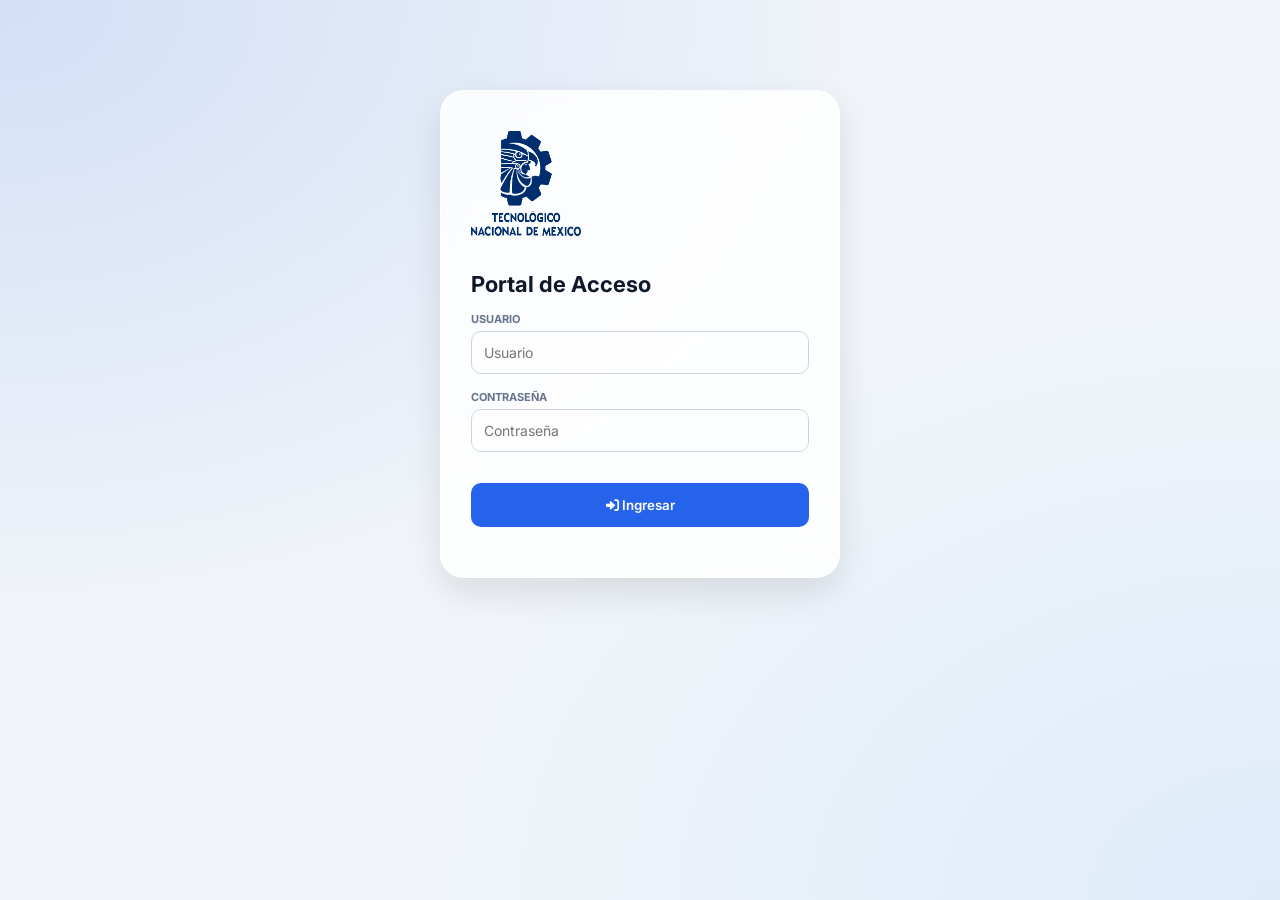
<file: index.html>
<!DOCTYPE html>
<html lang="es">
<head>
    <meta charset="UTF-8">
    <meta name="viewport" content="width=device-width, initial-scale=1.0">
    <title>Acceso Seguro | DSS</title>
    <link rel="stylesheet" href="style.css">
    <link href="https://cdnjs.cloudflare.com/ajax/libs/font-awesome/6.0.0/css/all.min.css" rel="stylesheet">
</head>
<body>

    <div class="main-card" style="max-width: 400px; margin: auto; margin-top: 10vh; padding-top: 20px;">
        <div class="card-header" style="padding-bottom: 15px;">
            <img src="TECNM.png" alt="Logo TecNM" class="card-logo" style="max-width: 110px;">
            <h2 style="color: var(--text-main); font-size: 22px; margin-top: 15px;">Portal de Acceso</h2>
        </div>
        
        <div style="padding: 0 30px 30px 30px;">
            <form id="loginForm">
                <div class="form-group">
                    <label>Usuario</label>
                    <input type="text" id="identificador" placeholder="Usuario" required autocomplete="off">
                </div>
                
                <div class="form-group">
                    <label>Contraseña</label>
                    <input type="password" id="password" placeholder="Contraseña" required>
                </div>
                
                <button type="submit" class="btn-submit" style="margin-top: 15px;">
                    <i class="fa-solid fa-right-to-bracket"></i> Ingresar
                </button>
            </form>
            
            <div id="responseMsg"></div>
        </div>
    </div>

    <script>
        document.getElementById('loginForm').addEventListener('submit', async (e) => {
            e.preventDefault();
            const msgDiv = document.getElementById('responseMsg');
            msgDiv.style.display = 'none';

            const identificador = document.getElementById('identificador').value.trim();
            const password = document.getElementById('password').value;
            
            // EL MENSAJE MUDO: Único mensaje de error sin importar la causa real
            const errorGenerico = "Credenciales incorrectas o acceso denegado.";

            // Validación silenciosa en el cliente
            if (!identificador || !password) {
                return mostrarError(errorGenerico);
            }

            try {
                // Bloquear el botón mientras carga para evitar ataques de doble clic o spamming
                const btnSubmit = e.target.querySelector('.btn-submit');
                btnSubmit.disabled = true;
                btnSubmit.innerHTML = '<i class="fa-solid fa-spinner fa-spin"></i> Autenticando...';

                const res = await fetch('api_login.php', {
                    method: 'POST',
                    headers: { 'Content-Type': 'application/json' },
                    body: JSON.stringify({ identificador, password })
                });
                
                const result = await res.json();

                if (res.ok && result.status === 'ok') {
                    // Redirección inteligente proporcionada por el backend seguro
                    window.location.replace(result.redirect);
                } else {
                    // Si el backend rechaza, mostramos NUESTRO mensaje genérico, 
                    // ignorando cualquier pista que el backend haya podido mandar por error.
                    mostrarError(errorGenerico);
                    btnSubmit.disabled = false;
                    btnSubmit.innerHTML = '<i class="fa-solid fa-right-to-bracket"></i> Ingresar';
                }
            } catch (err) {
                mostrarError("Error al procesar la solicitud.");
                const btnSubmit = e.target.querySelector('.btn-submit');
                btnSubmit.disabled = false;
                btnSubmit.innerHTML = '<i class="fa-solid fa-right-to-bracket"></i> Ingresar';
            }
        });

        function mostrarError(txt) {
            const d = document.getElementById('responseMsg');
            d.style.display = 'block'; 
            d.style.background = '#fee2e2'; 
            d.style.color = '#b91c1c'; 
            d.innerHTML = '<i class="fa-solid fa-triangle-exclamation"></i> ' + txt;
        }
    </script>
</body>
</html>
</file>
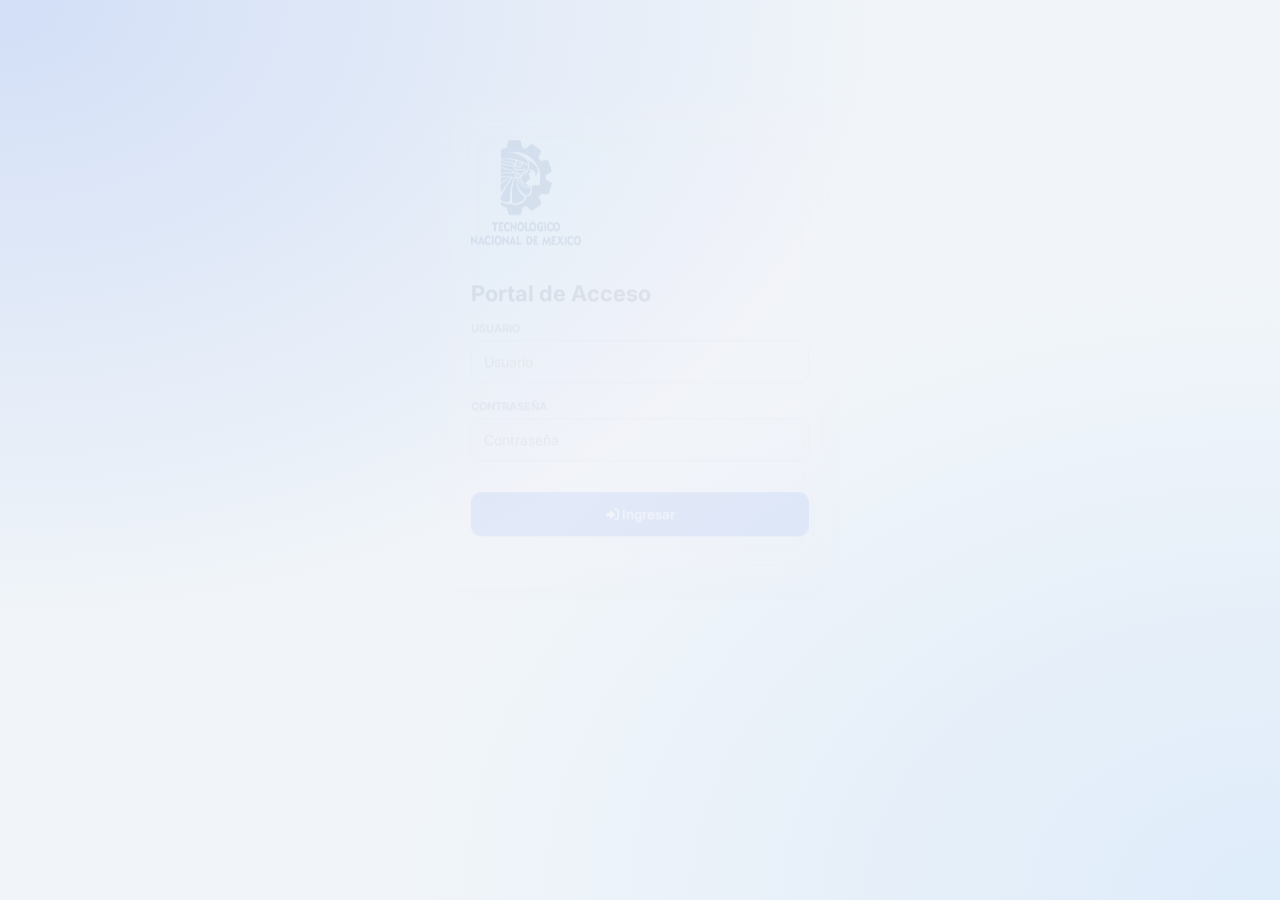
<file: dashboard_admin.html>
<!DOCTYPE html>
<html lang="es">
<head>
    <meta charset="UTF-8">
    <meta name="viewport" content="width=device-width, initial-scale=1.0">
    <title>Panel de Administrador | DSS</title>
    <link rel="stylesheet" href="style.css">
    <link href="https://cdnjs.cloudflare.com/ajax/libs/font-awesome/6.0.0/css/all.min.css" rel="stylesheet">
</head>
<body style="display: none;"> <div class="landing-container" style="max-width: 800px; margin: auto;">
        
        <div style="display: flex; justify-content: space-between; align-items: center; width: 100%; margin-bottom: 30px; padding: 0 20px;">
            <div style="text-align: left;">
                <h1 style="color: #1e293b; font-size: 24px;">Panel de Administración</h1>
                <p style="color: var(--primary); font-weight: 600;">Bienvenido, <span id="nombreUsuario">Admin</span></p>
            </div>
            <button onclick="cerrarSesion()" class="btn-submit" style="width: auto; background: #ef4444; padding: 10px 20px;">
                <i class="fa-solid fa-power-off"></i> Salir
            </button>
        </div>

        <div class="menu-cards">
            <div class="menu-card" onclick="window.location.href='matriz_rbac.html'">
                <div class="icon-box bg-purple">
                    <i class="fa-solid fa-shield-halved"></i>
                </div>
                <h3>Matriz RBAC</h3>
                <p>Gestionar permisos y control de acceso del sistema.</p>
            </div>

         <div class="menu-card" onclick="window.location.href='menu_usuarios.html'">
    <div class="icon-box bg-blue">
        <i class="fa-solid fa-users-gear"></i>
    </div>
    <h3>Gestión Usuarios</h3>
    <p>Administrar cuentas de alumnos y personal docente.</p>
</div>
            
            <div class="menu-card" onclick="alert('Módulo en construcción')">
                <div class="icon-box" style="background: linear-gradient(135deg, #fbbf24, #d97706);">
                    <i class="fa-solid fa-file-shield"></i>
                </div>
                <h3>Logs de Auditoría</h3>
                <p>Rastreo de seguridad y movimientos en la BD.</p>
            </div>
        </div>
    </div>

    <script>
        // 1. MIDDLEWARE DE SEGURIDAD
        async function protegerRuta(rolesPermitidos) {
            try {
                const res = await fetch('api_verificar_sesion.php');
                if (!res.ok) throw new Error("No autenticado");
                const sesion = await res.json();
                
                if (!sesion.autenticado || !rolesPermitidos.includes(sesion.rol)) {
                    window.location.replace('index.html');
                    return false;
                }
                return sesion;
            } catch (error) {
                window.location.replace('index.html');
                return false;
            }
        }

        // 2. CARGAR VISTA
        document.addEventListener('DOMContentLoaded', async () => {
            const sesionValida = await protegerRuta(['ADMIN']);
            if (sesionValida) {
                document.body.style.display = 'flex'; // Mostrar interfaz
                document.getElementById('nombreUsuario').innerText = sesionValida.nombre;
            }
        });

        // 3. CERRAR SESIÓN DE FORMA SEGURA
        async function cerrarSesion() {
            if(confirm("¿Estás seguro de que deseas cerrar sesión?")) {
                await fetch('api_logout.php');
                window.location.replace('index.html');
            }
        }
    </script>
</body>
</html>
</file>
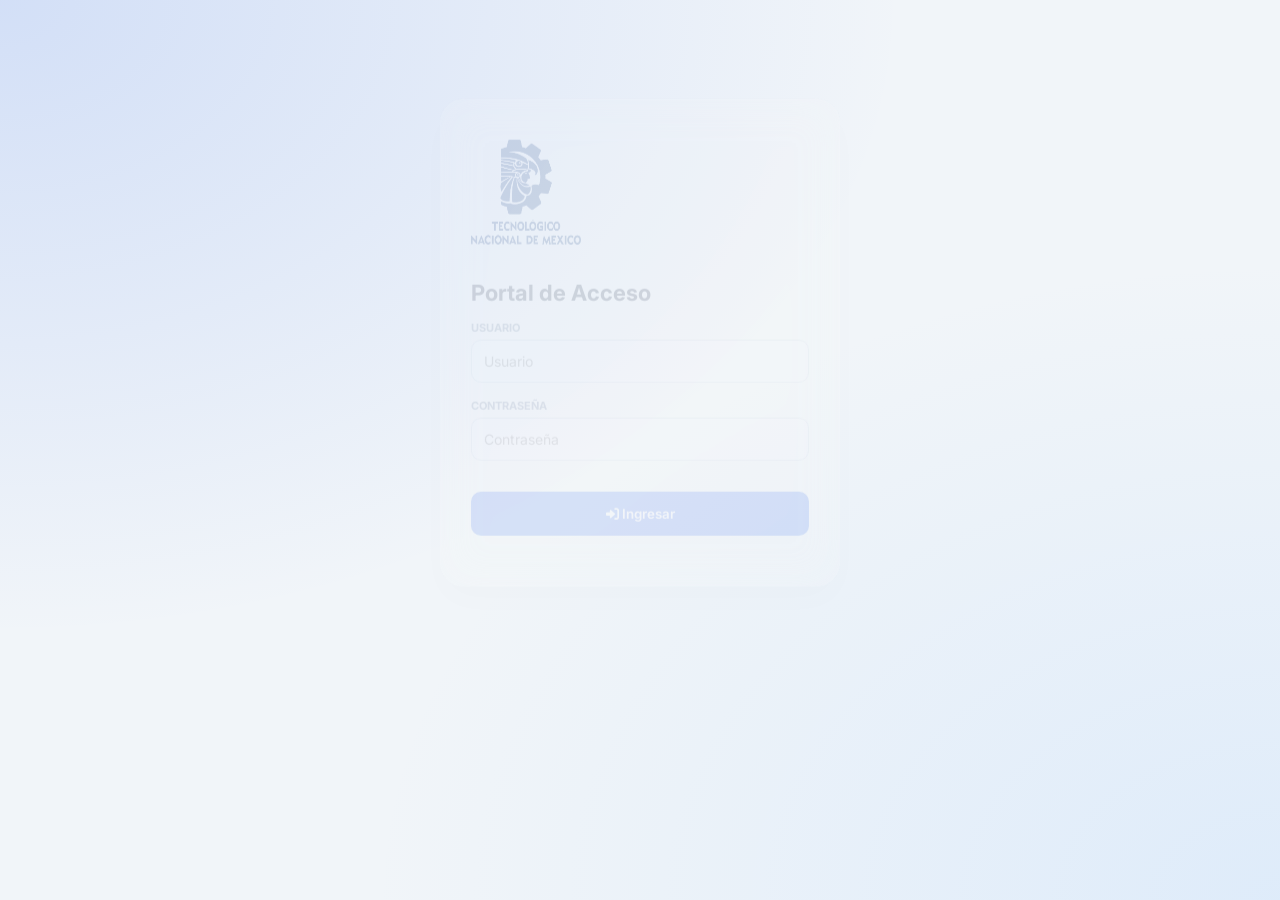
<file: dashboard_profesor.html>
<!DOCTYPE html>
<html lang="es">
<head>
    <meta charset="UTF-8">
    <meta name="viewport" content="width=device-width, initial-scale=1.0">
    <title>Panel de Profesor | DSS</title>
    <link rel="stylesheet" href="style.css">
    <link href="https://cdnjs.cloudflare.com/ajax/libs/font-awesome/6.0.0/css/all.min.css" rel="stylesheet">
</head>
<body style="display: none;">

    <div class="landing-container" style="max-width: 800px; margin: auto;">
        
        <div style="display: flex; justify-content: space-between; align-items: center; width: 100%; margin-bottom: 30px; padding: 0 20px;">
            <div style="text-align: left;">
                <h1 style="color: #1e293b; font-size: 24px;">Portal Docente</h1>
                <p style="color: var(--primary); font-weight: 600;">Profesor: <span id="nombreUsuario">Cargando...</span></p>
            </div>
            <button onclick="cerrarSesion()" class="btn-submit" style="width: auto; background: #ef4444; padding: 10px 20px;">
                <i class="fa-solid fa-power-off"></i> Salir
            </button>
        </div>

        <div class="menu-cards">
            <div class="menu-card" onclick="window.location.href='tomar_asistencia.html'">
                <div class="icon-box bg-blue">
                    <i class="fa-solid fa-clipboard-user"></i>
                </div>
                <h3>Pase de Lista</h3>
                <p>Registrar asistencia diaria de los alumnos.</p>
            </div>

            <div class="menu-card" onclick="alert('Módulo en construcción')">
                <div class="icon-box" style="background: linear-gradient(135deg, #10b981, #059669);">
                    <i class="fa-solid fa-file-pen"></i>
                </div>
                <h3>Calificaciones</h3>
                <p>Evaluar y subir calificaciones de unidades.</p>
            </div>
        </div>
    </div>

    <script>
        async function protegerRuta(rolesPermitidos) {
            try {
                const res = await fetch('api_verificar_sesion.php');
                if (!res.ok) throw new Error("No autenticado");
                const sesion = await res.json();
                
                if (!sesion.autenticado || !rolesPermitidos.includes(sesion.rol)) {
                    window.location.replace('index.html');
                    return false;
                }
                return sesion;
            } catch (error) {
                window.location.replace('index.html');
                return false;
            }
        }

        document.addEventListener('DOMContentLoaded', async () => {
            const sesionValida = await protegerRuta(['PROFESOR']);
            if (sesionValida) {
                document.body.style.display = 'flex';
                document.getElementById('nombreUsuario').innerText = sesionValida.nombre;
            }
        });

        async function cerrarSesion() {
            if(confirm("¿Estás seguro de que deseas cerrar sesión?")) {
                await fetch('api_logout.php');
                window.location.replace('index.html');
            }
        }
    </script>
</body>
</html>
</file>
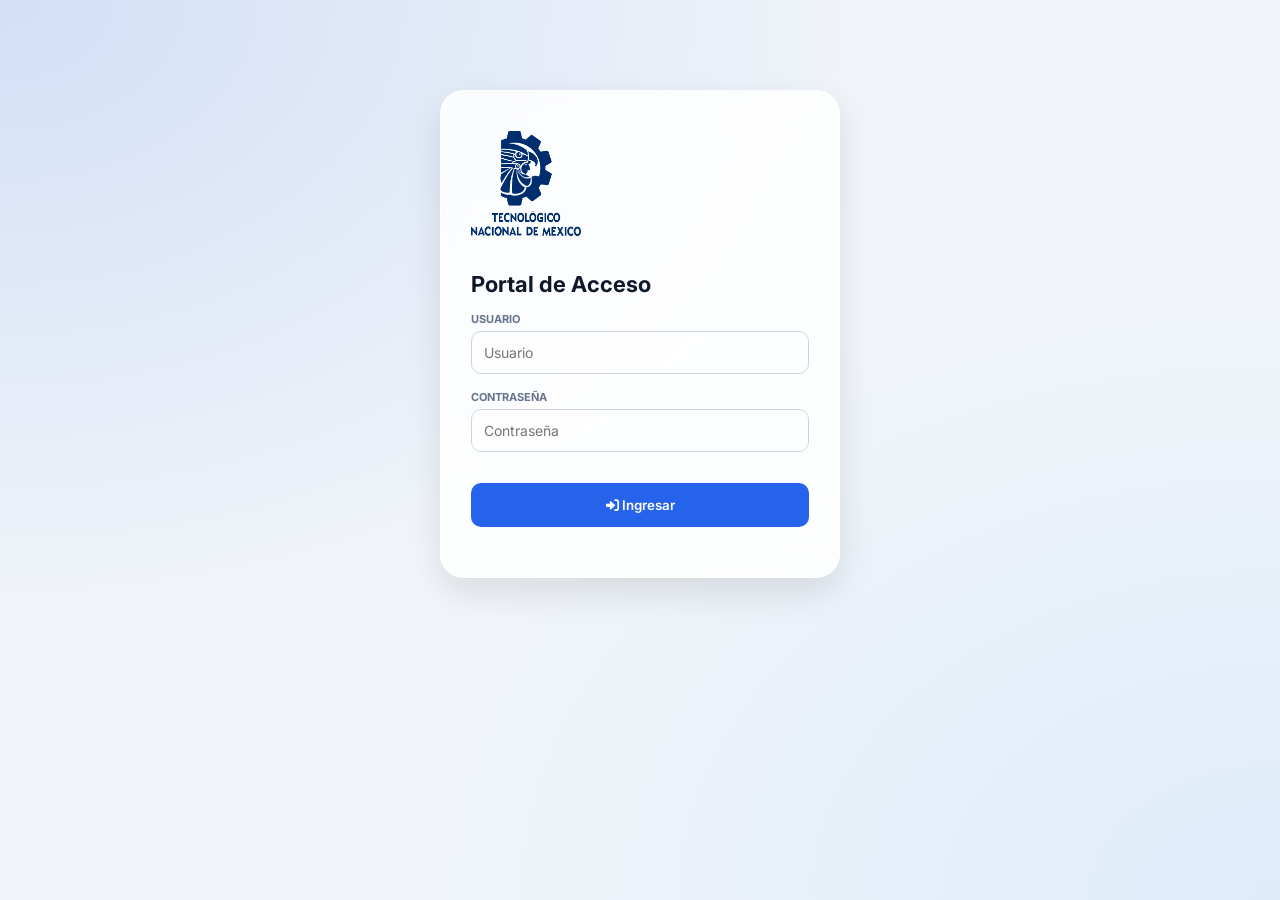
<file: gestion_alumnos.html>
<!DOCTYPE html>
<html lang="es">
<head>
    <meta charset="UTF-8">
    <meta name="viewport" content="width=device-width, initial-scale=1.0">
    <title>Gestión de Alumnos | DSS</title>
    <link rel="stylesheet" href="style.css">
    <link href="https://cdnjs.cloudflare.com/ajax/libs/font-awesome/6.0.0/css/all.min.css" rel="stylesheet">
</head>
<body style="display: none;">

<div class="modal-overlay" id="modalDelete" style="display: none;">
    <div class="modal-box">
        <h3 style="color: #b91c1c; margin-bottom: 10px;"><i class="fa-solid fa-triangle-exclamation"></i> Zona de Peligro</h3>
        <p style="font-size: 13px; color: var(--text-muted); margin-bottom: 15px;">Para eliminar al alumno <b id="alumnoBorrarTxt"></b>, ingresa tu contraseña para confirmar:</p>
        
        <input type="password" id="adminPassConfirm" class="form-group input" style="width: 100%; padding: 10px; border: 1px solid #cbd5e1; border-radius: 8px; margin-bottom: 15px;" placeholder="Tu Contraseña" autocomplete="off">
        <input type="hidden" id="nocontrolBorrar">
        
        <div style="display: flex; gap: 10px;">
            <button onclick="cerrarModal()" class="btn-submit" style="background: #94a3b8; flex: 1; margin-top: 0;">Cancelar</button>
            <button onclick="confirmarEliminacion()" class="btn-submit" style="background: #ef4444; flex: 1; margin-top: 0;">Eliminar</button>
        </div>
        <div id="modalError" style="color: #b91c1c; font-size: 12px; margin-top: 10px; display: none;"></div>
    </div>
</div>

<div class="main-card">
    <div class="card-header" style="padding-bottom: 0;">
        <div style="display: flex; justify-content: space-between; align-items: center; margin-bottom: 15px;">
            <h2 style="color: var(--text-main); font-size: 20px;"><i class="fa-solid fa-users"></i> Gestión de Alumnos</h2>
            <button onclick="window.location.href='menu_usuarios.html'" class="btn-submit" style="width: auto; padding: 6px 12px; font-size: 12px; margin: 0; background: var(--text-muted);">Volver</button>
        </div>
        
        <div class="nav-buttons">
            <button class="nav-btn active" id="btnForm" onclick="cambiarVista('form')">Nuevo Alumno</button>
            <button class="nav-btn" id="btnTable" onclick="cambiarVista('table')">Registros</button>
        </div>
    </div>

    <div class="slider-viewport">
        <div class="slider-track view-form" id="track">
            
            <div class="slide slide-form" id="panelFormulario">
                <form id="alumnoForm">
                    <div class="registro-toggle">
                        <label class="toggle-option active" id="lblIndividual">
                            <input type="radio" name="tipo_registro" value="individual" checked onchange="cambiarModoRegistro()"> Individual
                        </label>
                        <label class="toggle-option" id="lblMasivo">
                            <input type="radio" name="tipo_registro" value="masivo" onchange="cambiarModoRegistro()"> Archivo (.txt)
                        </label>
                    </div>

                    <div id="camposIndividuales">
                        <div class="form-group">
                            <label>No. Control</label>
                            <input type="text" id="nocontrol" placeholder="No. Control" required autocomplete="off">
                        </div>
                        <div class="form-group">
                            <label>Nombre Completo</label>
                            <input type="text" id="nombre" placeholder="Nombre" required autocomplete="off">
                        </div>
                        <div class="form-group">
                            <label>Correo</label>
                            <input type="email" id="email" placeholder="Correo" required autocomplete="off">
                        </div>
                        <div class="form-group">
                            <label>Contraseña</label>
                            <input type="password" id="password" placeholder="Contraseña" required autocomplete="off">
                        </div>
                    </div>

                    <div id="campoMasivo" style="display: none;">
                        <div class="form-group">
                            <label>Subir Archivo de Usuarios</label>
                            <input type="file" id="archivoTxt" accept=".txt,.csv" style="background: white; padding: 9px;">
                        </div>
                    </div>

                    <div style="display: grid; grid-template-columns: 1fr 1fr; gap: 15px;">
                        <div class="form-group">
                            <label>Grupo</label>
                            <input type="text" id="grupo" placeholder="Grupo" required autocomplete="off">
                        </div>
                        <div class="form-group">
                            <label>Periodo</label>
                            <select id="periodo">
                                <option value="ENE-JUN">ENE-JUN</option>
                                <option value="AGO-DIC">AGO-DIC</option>
                                <option value="VERANO">VERANO</option>
                            </select>
                        </div>
                    </div>
                    
                    <button type="submit" class="btn-submit">Registrar</button>
                </form>
                <div id="responseMsg"></div>
            </div>

            <div class="slide slide-table">
                <div class="table-wrapper">
                    <table class="glass-table">
                        <thead>
                            <tr>
                                <th>N.Control</th>
                                <th>Nombre</th>
                                <th>Gpo</th>
                                <th>Acción</th>
                            </tr>
                        </thead>
                        <tbody id="tablaCuerpo"></tbody>
                    </table>
                </div>
            </div>

        </div>
    </div>
</div>

<script>
    // Variable global para guardar los permisos de quien inicia sesión
    let misPermisos = [];

    // 1. MIDDLEWARE: Verificación de Sesión y Permisos
    async function protegerRuta(rolesPermitidos) {
        try {
            const res = await fetch('api_verificar_sesion.php');
            if (!res.ok) throw new Error("No autenticado");
            const sesion = await res.json();
            
            if (!sesion.autenticado || !rolesPermitidos.includes(sesion.rol)) {
                window.location.replace('index.html');
                return false;
            }
            misPermisos = sesion.permisos || []; // Guardamos los permisos granulares
            return sesion;
        } catch (error) {
            window.location.replace('index.html');
            return false;
        }
    }

    document.addEventListener('DOMContentLoaded', async () => {
        // AQUÍ ESTÁ EL CAMBIO: Agregamos DOCENTE y PROFESOR a la lista de invitados
        const sesionValida = await protegerRuta(['ADMIN', 'DOCENTE', 'PROFESOR']); 
        
        if (sesionValida) { 
            document.body.style.display = 'flex'; 
            aplicarRBACVisual(); // Adaptar la interfaz a los permisos
        }
    });

    // 2. FUNCIÓN MÁGICA RBAC: Ocultar lo que no tienen permiso de hacer
    function aplicarRBACVisual() {
        if (!misPermisos.includes('alumno_insert')) {
            document.getElementById('btnForm').style.display = 'none'; // Oculta pestaña
            cambiarVista('table'); // Fuerza a ver la tabla
        }
        if (!misPermisos.includes('alumno_select')) {
            document.getElementById('btnTable').style.display = 'none'; // Oculta pestaña tabla
            document.querySelector('.table-wrapper').innerHTML = '<div style="padding: 20px; text-align: center; color: #64748b;">No tienes permiso para ver registros.</div>';
        }
    }

    // 3. INTERFAZ
    function cambiarModoRegistro() {
        const modo = document.querySelector('input[name="tipo_registro"]:checked').value;
        const camposInd = document.getElementById('camposIndividuales');
        const campoMasivo = document.getElementById('campoMasivo');
        const lblInd = document.getElementById('lblIndividual');
        const lblMasivo = document.getElementById('lblMasivo');

        if (modo === 'individual') {
            camposInd.style.display = 'block'; campoMasivo.style.display = 'none';
            lblInd.classList.add('active'); lblMasivo.classList.remove('active');
            document.getElementById('nocontrol').required = true;
            document.getElementById('nombre').required = true;
            document.getElementById('email').required = true;
            document.getElementById('password').required = true; 
            document.getElementById('archivoTxt').required = false;
        } else {
            camposInd.style.display = 'none'; campoMasivo.style.display = 'block';
            lblInd.classList.remove('active'); lblMasivo.classList.add('active');
            document.getElementById('nocontrol').required = false;
            document.getElementById('nombre').required = false;
            document.getElementById('email').required = false;
            document.getElementById('password').required = false; 
            document.getElementById('archivoTxt').required = true;
        }
    }

    function cambiarVista(vista) {
        const track = document.getElementById('track');
        const btnForm = document.getElementById('btnForm');
        const btnTable = document.getElementById('btnTable');

        if (vista === 'form') {
            track.className = 'slider-track view-form';
            btnForm.classList.add('active'); btnTable.classList.remove('active');
        } else {
            track.className = 'slider-track view-table';
            btnForm.classList.remove('active'); btnTable.classList.add('active');
            if(misPermisos.includes('alumno_select')) { cargarAlumnos(); }
        }
    }

    // 4. API - CARGAR ALUMNOS
    async function cargarAlumnos() {
        const tbody = document.getElementById('tablaCuerpo');
        tbody.innerHTML = '<tr><td colspan="4" style="text-align:center; padding:20px;">Cargando... <i class="fa-solid fa-spinner fa-spin"></i></td></tr>';
        
        try {
            const res = await fetch('api_alumnos.php'); 
            const data = await res.json();
            tbody.innerHTML = '';

            if (data.status === 'error') {
                tbody.innerHTML = `<tr><td colspan="4" style="text-align:center; padding:20px; color:#b91c1c; font-weight:bold;">${data.mensaje}</td></tr>`;
                return;
            }

            if(data.length === 0) {
                tbody.innerHTML = '<tr><td colspan="4" style="text-align:center; padding:20px;">Sin registros</td></tr>';
                return;
            }

            data.forEach(a => {
                // CONDICIONAL RBAC: Solo dibuja el bote de basura si tiene permiso 'alumno_delete'
                let btnEliminar = '';
                if (misPermisos.includes('alumno_delete')) {
                    btnEliminar = `
                    <button class="btn-icon" onclick="abrirModal('${a.nocontrol}', '${a.nombre}')" title="Eliminar Alumno">
                        <i class="fa-solid fa-trash-can"></i>
                    </button>`;
                }

                tbody.innerHTML += `
                    <tr>
                        <td style="font-weight:600">${a.nocontrol}</td>
                        <td style="font-size:12px">${a.nombre}</td>
                        <td>${a.grupo}</td>
                        <td style="display: flex; justify-content: space-between; align-items: center;">
                            <span class="badge">${a.periodo}</span>
                            ${btnEliminar}
                        </td>
                    </tr>`;
            });
        } catch (e) { 
            tbody.innerHTML = '<tr><td colspan="4" style="text-align:center; padding:20px; color:#b91c1c;">Fallo al cargar. Revisa la consola.</td></tr>';
        }
    }

    // 5. API - GUARDAR
    document.getElementById('alumnoForm').addEventListener('submit', async (e) => {
        e.preventDefault();
        const msgDiv = document.getElementById('responseMsg');
        msgDiv.style.display = 'none';

        const errorGenerico = "Favor de introducir correctamente los caracteres";
        const modo = document.querySelector('input[name="tipo_registro"]:checked').value;
        const formData = new FormData();
        formData.append('grupo', document.getElementById('grupo').value.trim().toUpperCase());
        formData.append('periodo', document.getElementById('periodo').value);
        formData.append('modo', modo); 

        if (modo === 'individual') {
            const nocontrol = document.getElementById('nocontrol').value.trim().toUpperCase();
            const nombre = document.getElementById('nombre').value.trim();
            const email = document.getElementById('email').value.trim();
            const password = document.getElementById('password').value; 

            if (!/^[A-Z0-9]{8,12}$/.test(nocontrol)) return mostrarError(errorGenerico);
            if (!/^[a-zA-ZÁ-ÿ\s]{3,60}$/.test(nombre)) return mostrarError(errorGenerico);
            if (!email.includes('@')) return mostrarError(errorGenerico);
            if (password.length < 8) return mostrarError(errorGenerico); 

            formData.append('nocontrol', nocontrol);
            formData.append('nombre', nombre);
            formData.append('email', email);
            formData.append('password', password); 
        } else {
            const archivo = document.getElementById('archivoTxt').files[0];
            if (!archivo) return mostrarError("Selecciona un archivo .txt");
            formData.append('archivoTxt', archivo);
        }

        try {
            const res = await fetch('api_alumnos.php', { method: 'POST', body: formData });
            const result = await res.json();

            if (res.status === 403) {
                mostrarError("Tu rol no tiene permiso para hacer registros.");
                return;
            }

            if (result.status === 'ok') {
                msgDiv.style.display = 'block'; msgDiv.style.background = '#dcfce7';
                msgDiv.style.color = '#15803d'; msgDiv.innerHTML = '<i class="fa-solid fa-check"></i> ' + result.mensaje;
                e.target.reset(); cambiarModoRegistro();
            } else {
                mostrarError(result.mensaje);
            }
        } catch (err) { mostrarError("Error de conexión"); }
    });

    function mostrarError(txt) {
        const d = document.getElementById('responseMsg');
        d.style.display='block'; d.style.background='#fee2e2'; d.style.color='#b91c1c'; d.innerHTML='<i class="fa-solid fa-triangle-exclamation"></i> ' + txt;
    }

    // 6. API - BORRAR (MODAL)
    function abrirModal(nocontrol, nombre) {
        document.getElementById('nocontrolBorrar').value = nocontrol;
        document.getElementById('alumnoBorrarTxt').innerText = nocontrol + " (" + nombre + ")";
        document.getElementById('adminPassConfirm').value = '';
        document.getElementById('modalError').style.display = 'none';
        document.getElementById('modalDelete').style.display = 'flex';
    }

    function cerrarModal() {
        document.getElementById('modalDelete').style.display = 'none';
    }

    async function confirmarEliminacion() {
        const nocontrol = document.getElementById('nocontrolBorrar').value;
        const adminPass = document.getElementById('adminPassConfirm').value;
        const errorDiv = document.getElementById('modalError');

        if (!adminPass) {
            errorDiv.innerHTML = '<i class="fa-solid fa-triangle-exclamation"></i> La contraseña es obligatoria.';
            errorDiv.style.display = 'block';
            return;
        }

        try {
            const res = await fetch('api_alumnos.php', {
                method: 'DELETE',
                headers: { 'Content-Type': 'application/json' },
                body: JSON.stringify({ nocontrol: nocontrol, admin_password: adminPass })
            });
            const result = await res.json();

            if (res.status === 403) {
                errorDiv.innerHTML = '<i class="fa-solid fa-triangle-exclamation"></i> Tu rol no tiene permiso para borrar.';
                errorDiv.style.display = 'block';
                return;
            }

            if (result.status === 'ok') {
                cerrarModal();
                cargarAlumnos(); 
                mostrarError("✅ " + result.mensaje); 
                document.getElementById('responseMsg').style.background = '#dcfce7';
                document.getElementById('responseMsg').style.color = '#15803d';
            } else {
                errorDiv.innerHTML = '<i class="fa-solid fa-triangle-exclamation"></i> ' + result.mensaje;
                errorDiv.style.display = 'block';
            }
        } catch (e) {
            errorDiv.innerHTML = '<i class="fa-solid fa-triangle-exclamation"></i> Error de conexión al servidor.';
            errorDiv.style.display = 'block';
        }
    }
</script>
</body>
</html>
</file>
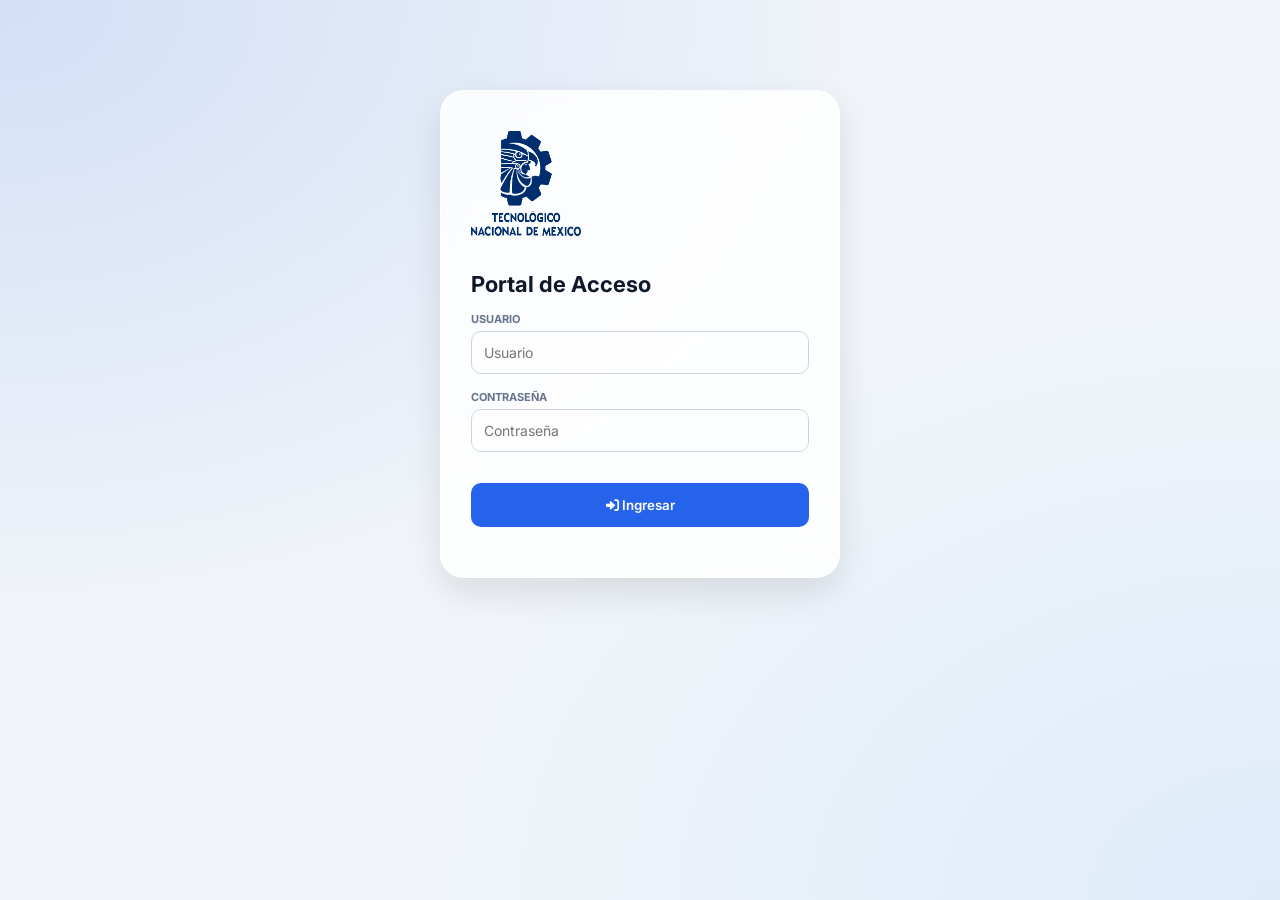
<file: gestion_profesores.html>
<!DOCTYPE html>
<html lang="es">
<head>
    <meta charset="UTF-8">
    <meta name="viewport" content="width=device-width, initial-scale=1.0">
    <title>Gestión de Profesores | DSS</title>
    <link rel="stylesheet" href="style.css">
    <link href="https://cdnjs.cloudflare.com/ajax/libs/font-awesome/6.0.0/css/all.min.css" rel="stylesheet">
</head>
<body style="display: none;">

<div class="modal-overlay" id="modalDelete" style="display: none;">
    <div class="modal-box">
        <h3 style="color: #b91c1c; margin-bottom: 10px;"><i class="fa-solid fa-triangle-exclamation"></i> Zona de Peligro</h3>
        <p style="font-size: 13px; color: var(--text-muted); margin-bottom: 15px;">Para eliminar al docente <b id="profeBorrarTxt"></b>, ingresa tu contraseña de Administrador:</p>
        
        <input type="password" id="adminPassConfirm" class="form-group input" style="width: 100%; padding: 10px; border: 1px solid #cbd5e1; border-radius: 8px; margin-bottom: 15px;" placeholder="Contraseña Admin" autocomplete="off">
        <input type="hidden" id="idBorrar">
        
        <div style="display: flex; gap: 10px;">
            <button onclick="cerrarModal()" class="btn-submit" style="background: #94a3b8; flex: 1; margin-top: 0;">Cancelar</button>
            <button onclick="confirmarEliminacion()" class="btn-submit" style="background: #ef4444; flex: 1; margin-top: 0;">Eliminar</button>
        </div>
        <div id="modalError" style="color: #b91c1c; font-size: 12px; margin-top: 10px; display: none;"></div>
    </div>
</div>

<div class="main-card">
    <div class="card-header" style="padding-bottom: 0;">
        <div style="display: flex; justify-content: space-between; align-items: center; margin-bottom: 15px;">
            <h2 style="color: var(--text-main); font-size: 20px;"><i class="fa-solid fa-chalkboard-user"></i> Gestión Docente</h2>
            <button onclick="window.location.href='menu_usuarios.html'" class="btn-submit" style="width: auto; padding: 6px 12px; font-size: 12px; margin: 0; background: var(--text-muted);">Volver</button>
        </div>
        
        <div class="nav-buttons">
            <button class="nav-btn active" id="btnForm" onclick="cambiarVista('form')">Nuevo Profesor</button>
            <button class="nav-btn" id="btnTable" onclick="cambiarVista('table')">Registros</button>
        </div>
    </div>

    <div class="slider-viewport">
        <div class="slider-track view-form" id="track">
            
            <div class="slide slide-form">
                <form id="profesorForm">
                    <div id="camposIndividuales">
                        <div class="form-group">
                            <label>Nombre Completo</label>
                            <input type="text" id="nombre" placeholder="Nombre" required autocomplete="off">
                        </div>
                        <div class="form-group">
                            <label>Correo Institucional</label>
                            <input type="email" id="correo" placeholder="Correo" required autocomplete="off">
                        </div>
                        <div class="form-group">
                            <label>Contraseña Asignada</label>
                            <input type="password" id="password" placeholder="Contraseña" required autocomplete="off">
                        </div>
                    </div>
                    
                    <button type="submit" class="btn-submit" style="margin-top: 20px;">
                        <i class="fa-solid fa-user-plus"></i> Registrar Docente
                    </button>
                </form>
                <div id="responseMsg"></div>
            </div>

            <div class="slide slide-table">
                <div class="table-wrapper">
                    <table class="glass-table">
                        <thead>
                            <tr>
                                <th>ID</th>
                                <th>Nombre</th>
                                <th>Correo</th>
                                <th>Acción</th>
                            </tr>
                        </thead>
                        <tbody id="tablaCuerpo"></tbody>
                    </table>
                </div>
            </div>

        </div>
    </div>
</div>

<script>
    // 1. MIDDLEWARE
    async function protegerRuta(rolesPermitidos) {
        try {
            const res = await fetch('api_verificar_sesion.php');
            if (!res.ok) throw new Error("No autenticado");
            const sesion = await res.json();
            if (!sesion.autenticado || !rolesPermitidos.includes(sesion.rol)) {
                window.location.replace('index.html');
                return false;
            }
            return sesion;
        } catch (error) {
            window.location.replace('index.html');
            return false;
        }
    }

    document.addEventListener('DOMContentLoaded', async () => {
        const sesionValida = await protegerRuta(['ADMIN']);
        if (sesionValida) { document.body.style.display = 'flex'; }
    });

    // 2. INTERFAZ
    function cambiarVista(vista) {
        const track = document.getElementById('track');
        const btnForm = document.getElementById('btnForm');
        const btnTable = document.getElementById('btnTable');

        if (vista === 'form') {
            track.className = 'slider-track view-form';
            btnForm.classList.add('active'); btnTable.classList.remove('active');
        } else {
            track.className = 'slider-track view-table';
            btnForm.classList.remove('active'); btnTable.classList.add('active');
            cargarProfesores(); 
        }
    }

    // 3. API - CARGAR PROFESORES
    async function cargarProfesores() {
        const tbody = document.getElementById('tablaCuerpo');
        tbody.innerHTML = '<tr><td colspan="4" style="text-align:center; padding:20px;">Cargando... <i class="fa-solid fa-spinner fa-spin"></i></td></tr>';
        
        try {
            const res = await fetch('api_profesores.php'); 
            const text = await res.text();
            const data = JSON.parse(text);
            tbody.innerHTML = '';

            if (data.status === 'error') {
                tbody.innerHTML = `<tr><td colspan="4" style="text-align:center; padding:20px; color:#b91c1c; font-weight:bold;">${data.mensaje}</td></tr>`;
                return;
            }

            if(data.length === 0) {
                tbody.innerHTML = '<tr><td colspan="4" style="text-align:center; padding:20px;">Sin registros</td></tr>';
                return;
            }

            data.forEach(p => {
                tbody.innerHTML += `
                    <tr>
                        <td style="font-weight:600; color: var(--primary);">${p.id_profesor}</td>
                        <td style="font-size:13px">${p.nombre}</td>
                        <td style="font-size:12px; color: var(--text-muted);">${p.correo}</td>
                        <td style="display: flex; justify-content: flex-end;">
                            <button class="btn-icon" onclick="abrirModal('${p.id_profesor}', '${p.nombre}')" title="Eliminar Docente">
                                <i class="fa-solid fa-trash-can"></i>
                            </button>
                        </td>
                    </tr>`;
            });
        } catch (e) { 
            tbody.innerHTML = '<tr><td colspan="4" style="text-align:center; padding:20px; color:#b91c1c;">Fallo al cargar. Revisa la consola.</td></tr>';
        }
    }

    // API - GUARDAR
    document.getElementById('profesorForm').addEventListener('submit', async (e) => {
        e.preventDefault();
        const msgDiv = document.getElementById('responseMsg');
        msgDiv.style.display = 'none';

        const errorGenerico = "Favor de introducir correctamente los caracteres";
        const formData = new FormData();
        
        const nombre = document.getElementById('nombre').value.trim();
        const correo = document.getElementById('correo').value.trim();
        const password = document.getElementById('password').value; 

        if (!/^[a-zA-ZÁ-ÿ\s.]{3,60}$/.test(nombre)) return mostrarError(errorGenerico);
        if (!correo.includes('@')) return mostrarError(errorGenerico);
        if (password.length < 8) return mostrarError(errorGenerico); 

        formData.append('nombre', nombre);
        formData.append('correo', correo);
        formData.append('password', password); 

        try {
            const res = await fetch('api_profesores.php', { method: 'POST', body: formData });
            const result = await res.json();

            if (result.status === 'ok') {
                msgDiv.style.display = 'block'; msgDiv.style.background = '#dcfce7';
                msgDiv.style.color = '#15803d'; msgDiv.innerHTML = '<i class="fa-solid fa-check"></i> ' + result.mensaje;
                e.target.reset(); 
            } else {
                mostrarError(result.mensaje);
            }
        } catch (err) { mostrarError("Error de conexión"); }
    });

    function mostrarError(txt) {
        const d = document.getElementById('responseMsg');
        d.style.display='block'; d.style.background='#fee2e2'; d.style.color='#b91c1c'; d.innerHTML='<i class="fa-solid fa-triangle-exclamation"></i> ' + txt;
    }

    // 4. API - BORRAR (MODAL)
    function abrirModal(id, nombre) {
        document.getElementById('idBorrar').value = id;
        document.getElementById('profeBorrarTxt').innerText = nombre;
        document.getElementById('adminPassConfirm').value = '';
        document.getElementById('modalError').style.display = 'none';
        document.getElementById('modalDelete').style.display = 'flex';
    }

    function cerrarModal() {
        document.getElementById('modalDelete').style.display = 'none';
    }

    async function confirmarEliminacion() {
        const id_profesor = document.getElementById('idBorrar').value;
        const adminPass = document.getElementById('adminPassConfirm').value;
        const errorDiv = document.getElementById('modalError');

        if (!adminPass) {
            errorDiv.innerHTML = '<i class="fa-solid fa-triangle-exclamation"></i> La contraseña es obligatoria.';
            errorDiv.style.display = 'block';
            return;
        }

        try {
            const res = await fetch('api_profesores.php', {
                method: 'DELETE',
                headers: { 'Content-Type': 'application/json' },
                body: JSON.stringify({ id_profesor: id_profesor, admin_password: adminPass })
            });
            const result = await res.json();

            if (result.status === 'ok') {
                cerrarModal();
                cargarProfesores(); 
                mostrarError("✅ " + result.mensaje); 
                document.getElementById('responseMsg').style.background = '#dcfce7';
                document.getElementById('responseMsg').style.color = '#15803d';
            } else {
                errorDiv.innerHTML = '<i class="fa-solid fa-triangle-exclamation"></i> ' + result.mensaje;
                errorDiv.style.display = 'block';
            }
        } catch (e) {
            errorDiv.innerHTML = '<i class="fa-solid fa-triangle-exclamation"></i> Error de conexión al servidor.';
            errorDiv.style.display = 'block';
        }
    }
</script>
</body>
</html>
</file>
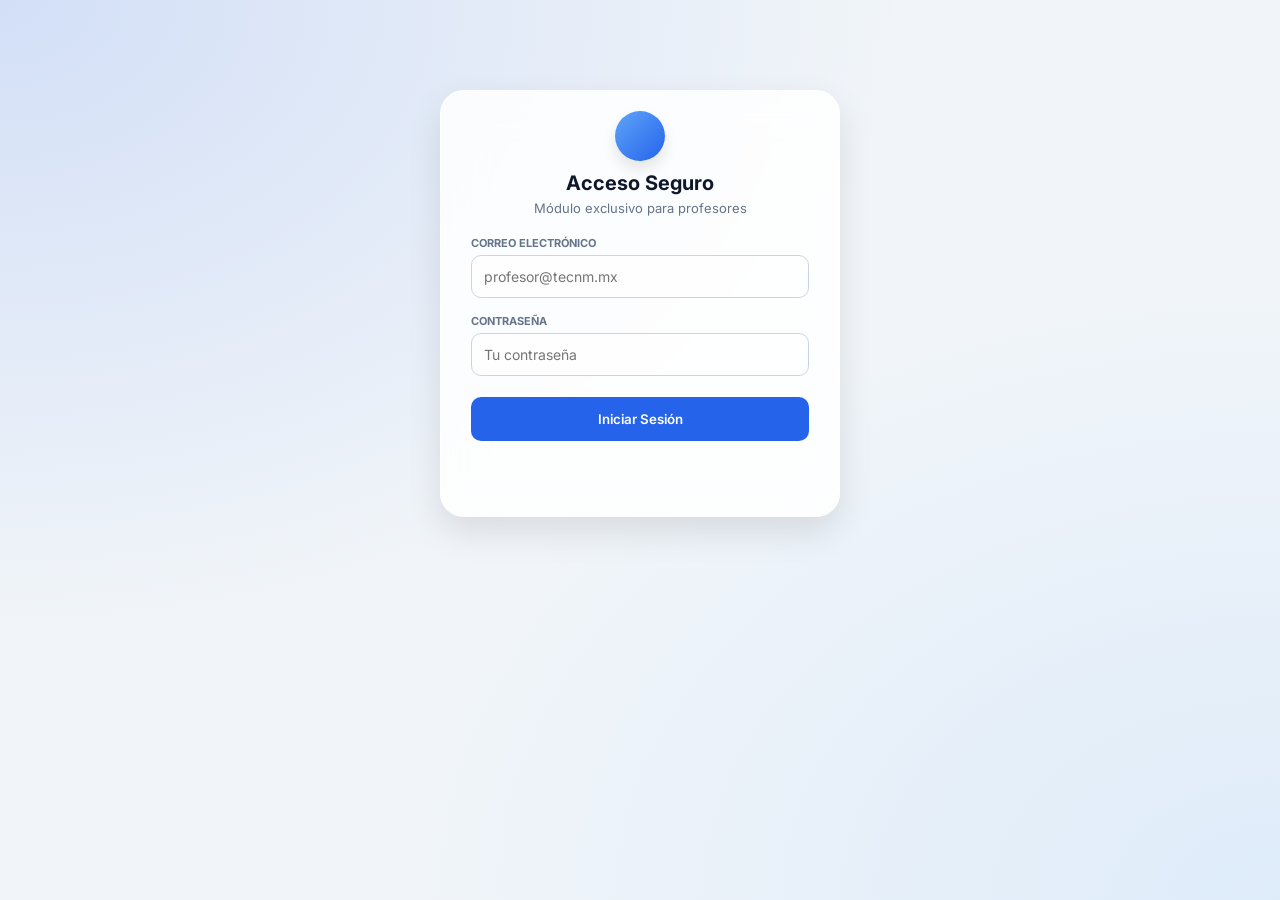
<file: login_profesor.html>
<!DOCTYPE html>
<html lang="es">
<head>
    <meta charset="UTF-8">
    <meta name="viewport" content="width=device-width, initial-scale=1.0">
    <title>Acceso Profesores | TONI</title>
    <link rel="stylesheet" href="style.css">
    <link href="https://cdnjs.cloudflare.com/ajax/libs/font-awesome/6.0.0/css/all.min.css" rel="stylesheet">
</head>
<body>

    <div class="main-card" style="max-width: 400px; margin: auto; margin-top: 10vh;">
        <div class="card-header" style="text-align: center; padding-bottom: 0;">
            <div class="icon-box bg-blue" style="width: 50px; height: 50px; font-size: 20px; margin-bottom: 10px;">
                <i class="fa-solid fa-shield-halved"></i>
            </div>
            <h2 style="color: var(--text-main); font-size: 20px;">Acceso Seguro</h2>
            <p style="font-size: 13px; color: var(--text-muted); margin-top: 5px;">Módulo exclusivo para profesores</p>
        </div>
        
        <div style="padding: 20px 30px;">
            <form id="loginForm">
                <div class="form-group">
                    <label>Correo Electrónico</label>
                    <input type="text" name="correo" id="correo" placeholder="profesor@tecnm.mx" required>
                </div>
                <div class="form-group">
                    <label>Contraseña</label>
                    <input type="password" name="password" id="password" placeholder="Tu contraseña" required>
                </div>
                <button type="submit" class="btn-submit">Iniciar Sesión</button>
            </form>
            
            <div id="loginResponse" style="margin-top: 15px; text-align: center; font-size: 13px; font-weight: 600; min-height: 20px;"></div>
        </div>
    </div>

    <script>
        document.getElementById('loginForm').addEventListener('submit', async (e) => {
            e.preventDefault(); // Evita que la página recargue
            
            const formData = new FormData(e.target);
            const data = Object.fromEntries(formData.entries());
            const responseDiv = document.getElementById('loginResponse');
            
            responseDiv.innerHTML = '<span style="color: var(--text-muted);">Verificando credenciales en la base de datos...</span>';

            try {
                // Conectamos con la API que creamos en el paso anterior
                const res = await fetch('api_login.php', {
                    method: 'POST',
                    headers: { 'Content-Type': 'application/json' },
                    body: JSON.stringify(data)
                });
                
                const json = await res.json();
                
                if (json.status === 'ok') {
                    // Si el login es correcto (Verde)
                    responseDiv.innerHTML = `<span style="color: #16a34a;"><i class="fa-solid fa-check-circle"></i> ${json.mensaje}</span>`;
                    
                    // En un escenario real, aquí harías algo como:
                    // setTimeout(() => window.location.href = 'dashboard_profesor.html', 1500);
                } else {
                    // Si falla o detecta el ataque (Rojo)
                    responseDiv.innerHTML = `<span style="color: #dc2626;"><i class="fa-solid fa-circle-xmark"></i> ${json.mensaje}</span>`;
                }
            } catch (error) {
                responseDiv.innerHTML = '<span style="color: #dc2626;">❌ Error al conectar con el servidor.</span>';
            }
        });
    </script>
</body>
</html>
</file>
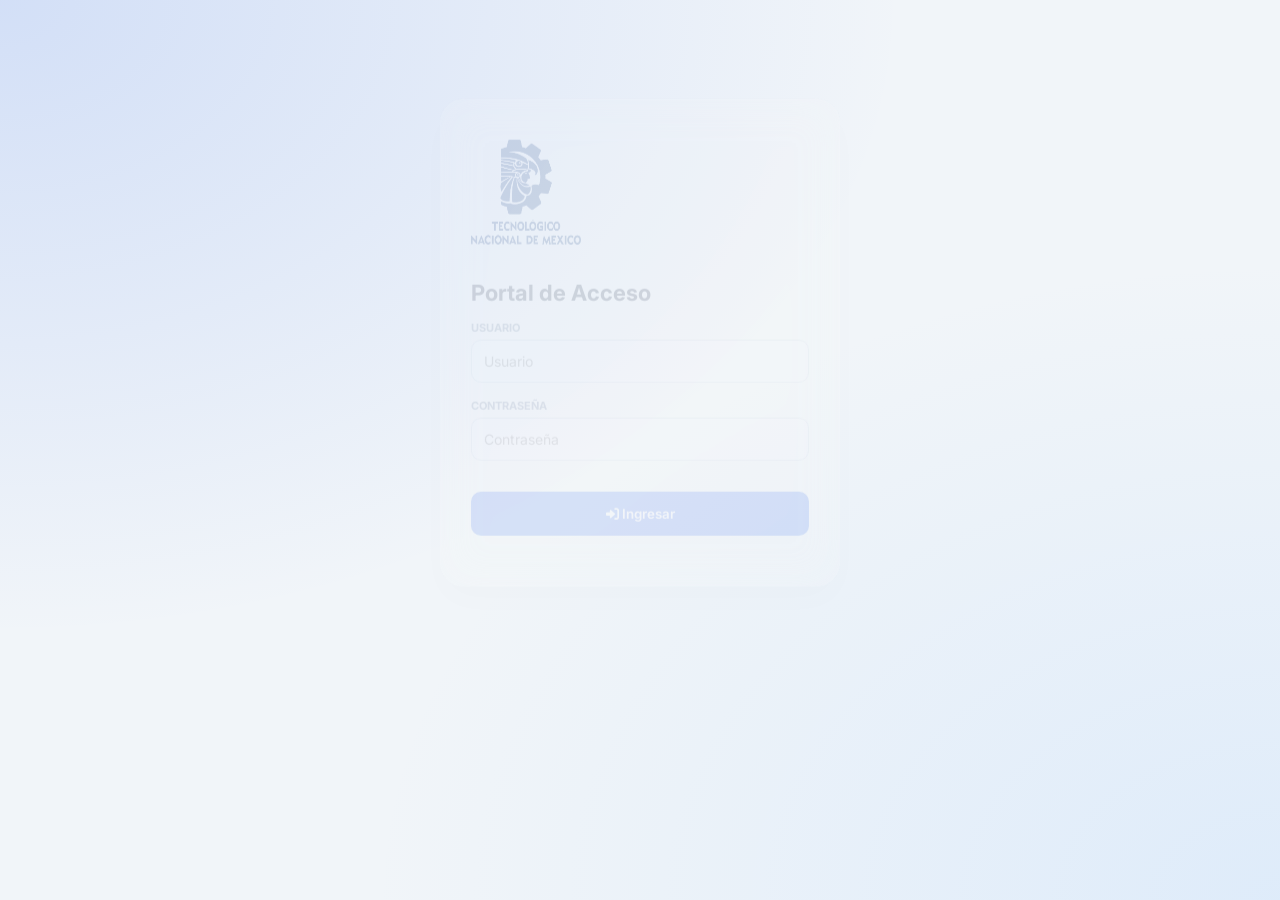
<file: matriz_rbac.html>
<!DOCTYPE html>
<html lang="es">
<head>
    <meta charset="UTF-8">
    <meta name="viewport" content="width=device-width, initial-scale=1.0">
    <title>Gestión de Permisos RBAC | DSS</title>
    <link href="https://cdnjs.cloudflare.com/ajax/libs/font-awesome/6.0.0/css/all.min.css" rel="stylesheet">
    <link rel="stylesheet" href="style.css"> 
    <style>
        body { padding: 40px 20px; display: flex; justify-content: center; align-items: flex-start; }
        .rbac-container {
            background: white; padding: 30px; border-radius: 16px;
            box-shadow: 0 10px 25px rgba(0,0,0,0.05); width: 100%; max-width: 900px;
            border: 1px solid #e2e8f0; animation: fadeIn 0.5s ease;
        }
        .header-title { margin-bottom: 20px; border-bottom: 2px solid #f1f5f9; padding-bottom: 15px; display: flex; justify-content: space-between; align-items: center; }
        .header-title h2 { margin: 0; color: #1e293b; font-size: 22px; }
        .header-title p { margin: 5px 0 0 0; color: #64748b; font-size: 14px; }
        
        .matrix-table { width: 100%; border-collapse: collapse; margin-bottom: 25px; background: #fff; }
        .matrix-table th, .matrix-table td { padding: 12px 8px; text-align: center; border-bottom: 1px solid #e2e8f0; }
        .matrix-table th { background-color: #f8fafc; color: #475569; font-weight: 700; font-size: 11px; text-transform: uppercase; letter-spacing: 0.5px; }
        .matrix-table th:first-child { text-align: left; padding-left: 20px; }
        .matrix-table td:first-child { text-align: left; padding-left: 20px; font-weight: 600; color: #1e293b; font-size: 14px; }
        
        .checkbox-wrapper input[type="checkbox"] { width: 18px; height: 18px; cursor: pointer; accent-color: #2563eb; }
        
        .btn-save { background-color: #2563eb; color: white; border: none; padding: 12px 24px; border-radius: 8px; font-weight: 600; cursor: pointer; transition: 0.3s; }
        .btn-save:hover { background-color: #1d4ed8; transform: translateY(-2px); }
        
        #mensajeGuardado { margin-top: 20px; padding: 15px; border-radius: 8px; display: none; font-size: 14px; text-align: center; }
        
        @keyframes fadeIn { from { opacity: 0; transform: translateY(10px); } to { opacity: 1; transform: translateY(0); } }
    </style>
</head>
<body style="display: none;"> 
    <div class="rbac-container">
        <div class="header-title">
            <div>
                <h2><i class="fa-solid fa-shield-halved"></i> Matriz de Control de Acceso (RBAC)</h2>
                <p>Asigna o revoca permisos granulares para cada rol del sistema.</p>
            </div>
            <button onclick="window.location.href='menu_usuarios.html'" class="btn-submit" style="width: auto; padding: 8px 15px; margin: 0; background: #64748b;">Volver</button>
        </div>

        <table class="matrix-table">
            <thead>
                <tr>
                    <th>Rol / Permiso</th>
                    <th title="alumno_select">Ver Alumnos</th>
                    <th title="alumno_insert">Crear Alumnos</th>
                    <th title="alumno_delete">Borrar Alumnos</th>
                    <th title="tomar_asistencia">Asistencia</th>
                    <th title="ver_calificaciones">Ver Calif.</th>
                </tr>
            </thead>
            <tbody id="tablaRBAC">
                <tr>
                    <td>Administrador</td>
                    <td><input type="checkbox" data-rol="1" data-permiso="1" disabled checked></td>
                    <td><input type="checkbox" data-rol="1" data-permiso="2" disabled checked></td>
                    <td><input type="checkbox" data-rol="1" data-permiso="4" disabled checked></td>
                    <td><input type="checkbox" data-rol="1" data-permiso="5" disabled checked></td>
                    <td><input type="checkbox" data-rol="1" data-permiso="6" disabled checked></td>
                </tr>
                <tr>
                    <td>Profesor</td>
                    <td><input type="checkbox" data-rol="2" data-permiso="1"></td>
                    <td><input type="checkbox" data-rol="2" data-permiso="2"></td>
                    <td><input type="checkbox" data-rol="2" data-permiso="4"></td>
                    <td><input type="checkbox" data-rol="2" data-permiso="5"></td>
                    <td><input type="checkbox" data-rol="2" data-permiso="6"></td>
                </tr>
                <tr>
                    <td>Alumno</td>
                    <td><input type="checkbox" data-rol="3" data-permiso="1"></td>
                    <td><input type="checkbox" data-rol="3" data-permiso="2" disabled></td>
                    <td><input type="checkbox" data-rol="3" data-permiso="4" disabled></td>
                    <td><input type="checkbox" data-rol="3" data-permiso="5" disabled></td>
                    <td><input type="checkbox" data-rol="3" data-permiso="6"></td>
                </tr>
            </tbody>
        </table>

        <div style="display: flex; justify-content: flex-end; align-items: center; gap: 20px;">
            <div id="statusLoader" style="display: none; color: #64748b; font-size: 13px;">
                <i class="fa-solid fa-spinner fa-spin"></i> Guardando...
            </div>
            <button class="btn-save" onclick="guardarRBAC()">
                <i class="fa-solid fa-floppy-disk"></i> Guardar Cambios
            </button>
        </div>
        
        <div id="mensajeGuardado"></div>
    </div>

    <script>
        // 1. MIDDLEWARE DE SEGURIDAD
        async function protegerRuta(rolesPermitidos) {
            try {
                const res = await fetch('api_verificar_sesion.php');
                if (!res.ok) throw new Error("No autenticado");
                const sesion = await res.json();
                
                if (!sesion.autenticado || !rolesPermitidos.includes(sesion.rol)) {
                    window.location.replace('index.html');
                    return false;
                }
                return sesion;
            } catch (error) {
                window.location.replace('index.html');
                return false;
            }
        }

        // 2. INICIAR LA PANTALLA
        document.addEventListener('DOMContentLoaded', async () => {
            const sesionValida = await protegerRuta(['ADMIN']);
            if (sesionValida) {
                document.body.style.display = 'flex';
                cargarMatrizActual(); // Consultar BD al abrir
            }
        });

        // 3. CARGAR DATOS REALES DE LA BD
        async function cargarMatrizActual() {
            try {
                const res = await fetch('api_rbac.php');
                const data = await res.json();
                
                // Limpiar todos primero (excepto admin que es fijo)
                document.querySelectorAll('input[type="checkbox"]:not(:disabled)').forEach(b => b.checked = false);

                // Marcar según la base de datos
                data.forEach(permiso => {
                    const selector = `input[data-rol="${permiso.id_rol}"][data-permiso="${permiso.id_permiso}"]`;
                    const check = document.querySelector(selector);
                    if (check) check.checked = true;
                });
            } catch (error) {
                console.error("Error cargando matriz:", error);
            }
        }

        // 4. GUARDAR CAMBIOS HACIA LA API
        async function guardarRBAC() {
            const checkboxes = document.querySelectorAll('input[type="checkbox"]:checked:not(:disabled)');
            let permisosActivos = [];

            checkboxes.forEach(box => {
                permisosActivos.push({
                    id_rol: box.getAttribute('data-rol'),
                    id_permiso: box.getAttribute('data-permiso')
                });
            });

            const msj = document.getElementById('mensajeGuardado');
            const loader = document.getElementById('statusLoader');
            
            msj.style.display = 'none';
            loader.style.display = 'block';

            try {
                const res = await fetch('api_rbac.php', {
                    method: 'POST',
                    headers: { 'Content-Type': 'application/json' },
                    body: JSON.stringify(permisosActivos)
                });
                
                const result = await res.json();
                loader.style.display = 'none';
                msj.style.display = 'block';

                if (result.status === 'ok') {
                    msj.style.backgroundColor = '#dcfce7';
                    msj.style.color = '#166534';
                    msj.innerHTML = `<i class="fa-solid fa-circle-check"></i> ${result.mensaje}`;
                    
                    // Opcional: Recargar después de 2 segundos para asegurar sincronía
                    setTimeout(() => { msj.style.display = 'none'; }, 3000);
                } else {
                    msj.style.backgroundColor = '#fee2e2';
                    msj.style.color = '#b91c1c';
                    msj.innerHTML = `<i class="fa-solid fa-circle-xmark"></i> ${result.mensaje}`;
                }
            } catch (error) {
                loader.style.display = 'none';
                msj.style.display = 'block';
                msj.style.backgroundColor = '#fee2e2';
                msj.innerHTML = '<i class="fa-solid fa-circle-xmark"></i> Error de conexión con el servidor.';
            }
        }
    </script>
</body>
</html>
</file>
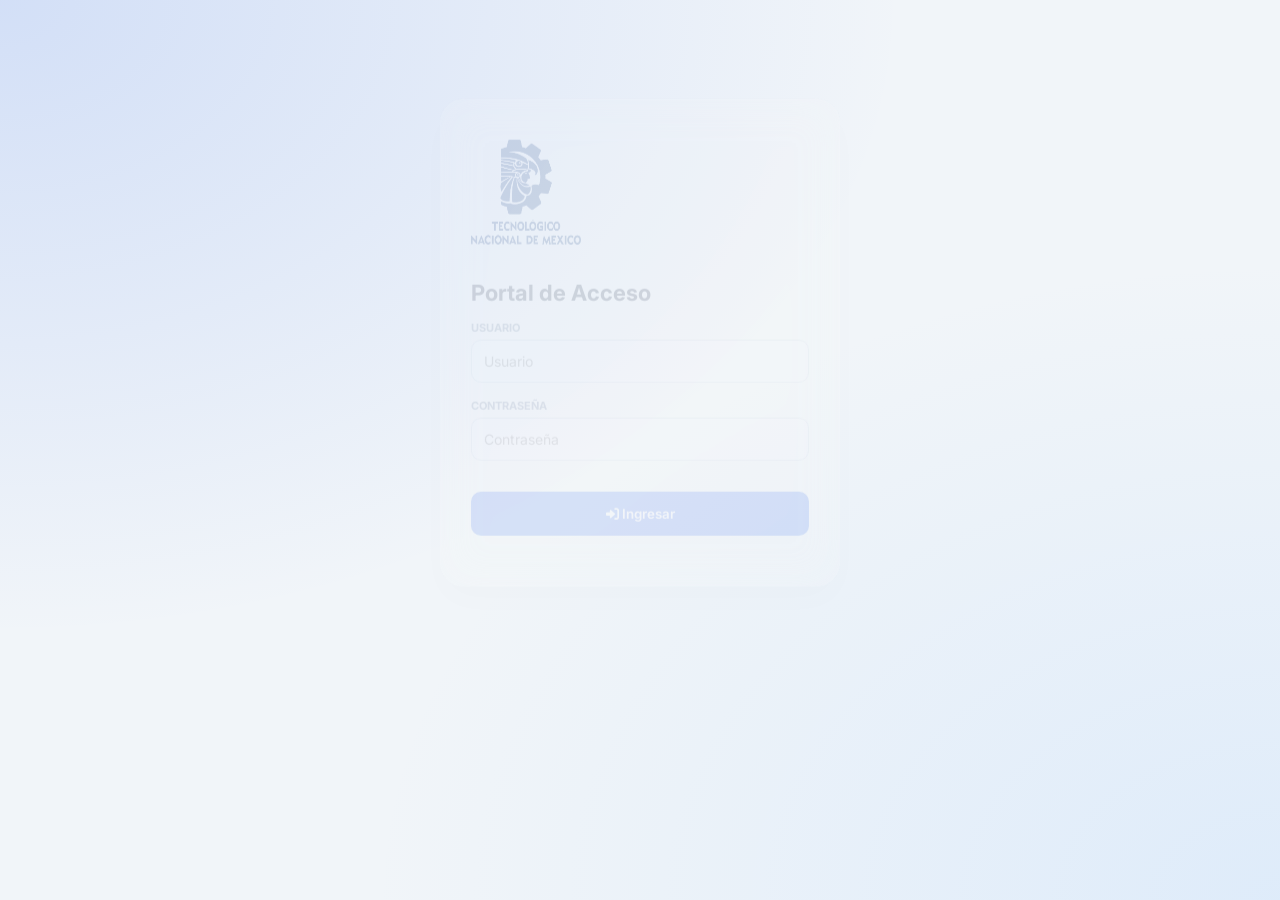
<file: menu_usuarios.html>
<!DOCTYPE html>
<html lang="es">
<head>
    <meta charset="UTF-8">
    <meta name="viewport" content="width=device-width, initial-scale=1.0">
    <title>Gestión de Usuarios | DSS</title>
    <link rel="stylesheet" href="style.css">
    <link href="https://cdnjs.cloudflare.com/ajax/libs/font-awesome/6.0.0/css/all.min.css" rel="stylesheet">
</head>
<body style="display: none;"> <div class="landing-container" style="max-width: 800px; margin: auto;">
        
        <div style="display: flex; justify-content: space-between; align-items: center; width: 100%; margin-bottom: 30px; padding: 0 20px;">
            <div style="text-align: left;">
                <h1 style="color: #1e293b; font-size: 24px;"><i class="fa-solid fa-users-gear"></i> Gestión de Usuarios</h1>
                <p style="color: var(--text-muted); font-weight: 600;">Selecciona el módulo que deseas administrar</p>
            </div>
            <button onclick="window.location.href='dashboard_admin.html'" class="btn-submit" style="width: auto; background: var(--text-muted); padding: 10px 20px;">
                <i class="fa-solid fa-arrow-left"></i> Volver
            </button>
        </div>

        <div class="menu-cards" style="justify-content: center; display: flex; gap: 20px;">
            <div class="menu-card" style="max-width: 300px; width: 100%;" onclick="window.location.href='gestion_alumnos.html'">
                <div class="icon-box bg-blue">
                    <i class="fa-solid fa-user-graduate"></i>
                </div>
                <h3>Alumnos</h3>
                <p>Altas individuales o por lote (.txt) de estudiantes.</p>
            </div>

            <div class="menu-card" style="max-width: 300px; width: 100%;" onclick="window.location.href='gestion_profesores.html'">
                <div class="icon-box" style="background: linear-gradient(135deg, #8b5cf6, #6d28d9);">
                    <i class="fa-solid fa-chalkboard-user"></i>
                </div>
                <h3>Profesores</h3>
                <p>Registro y control de accesos del personal docente.</p>
            </div>
        </div>
    </div>

    <script>
        // MIDDLEWARE DE SEGURIDAD (DSS)
        async function protegerRuta(rolesPermitidos) {
            try {
                const res = await fetch('api_verificar_sesion.php');
                if (!res.ok) throw new Error("No autenticado");
                const sesion = await res.json();
                
                if (!sesion.autenticado || !rolesPermitidos.includes(sesion.rol)) {
                    window.location.replace('index.html');
                    return false;
                }
                return sesion;
            } catch (error) {
                window.location.replace('index.html');
                return false;
            }
        }

        // CARGAR VISTA SOLO SI ES ADMIN
        document.addEventListener('DOMContentLoaded', async () => {
            const sesionValida = await protegerRuta(['ADMIN']);
            if (sesionValida) {
                document.body.style.display = 'flex'; 
            }
        });
    </script>
</body>
</html>
</file>
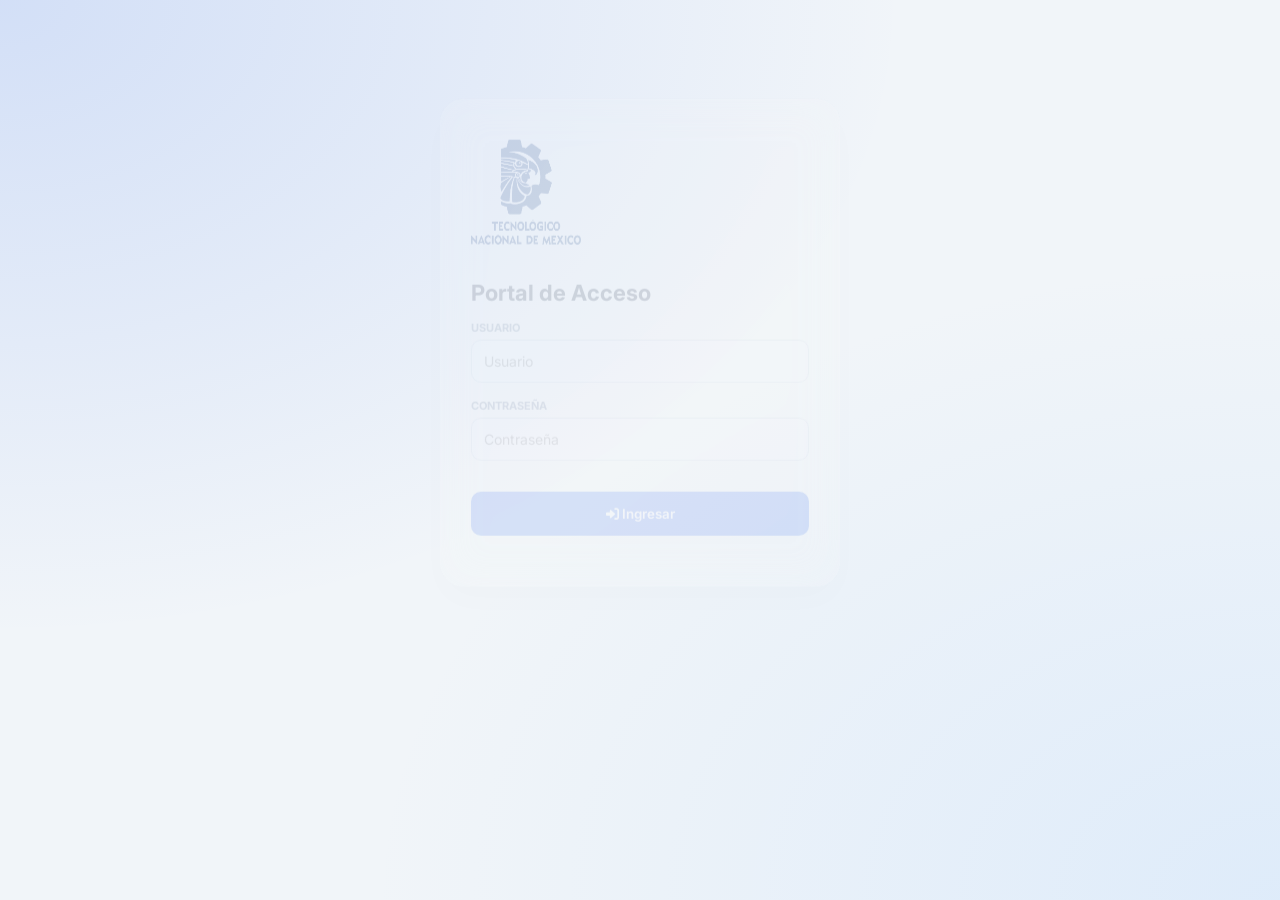
<file: mi_asistencia.html>
<!DOCTYPE html>
<html lang="es">
<head>
    <meta charset="UTF-8">
    <title>Mi Asistencia | DSS</title>
    <link rel="stylesheet" href="style.css">
    <link href="https://cdnjs.cloudflare.com/ajax/libs/font-awesome/6.0.0/css/all.min.css" rel="stylesheet">
    <style>
        .badge-presente { background: #dcfce7; color: #166534; padding: 4px 10px; border-radius: 12px; font-weight: 700; font-size: 11px; }
        .badge-falta { background: #fee2e2; color: #991b1b; padding: 4px 10px; border-radius: 12px; font-weight: 700; font-size: 11px; }
        .badge-retardo { background: #fef08a; color: #854d0e; padding: 4px 10px; border-radius: 12px; font-weight: 700; font-size: 11px; }
        
        /* Alerta de Peligro */
        .alert-danger {
            background-color: #fef2f2;
            border: 1px solid #f87171;
            color: #b91c1c;
            padding: 12px;
            border-radius: 8px;
            margin-bottom: 20px;
            font-size: 13px;
            font-weight: 600;
            display: none;
            align-items: center;
            gap: 10px;
            animation: pulse 2s infinite;
        }

        @keyframes pulse {
            0% { box-shadow: 0 0 0 0 rgba(239, 68, 68, 0.4); }
            70% { box-shadow: 0 0 0 10px rgba(239, 68, 68, 0); }
            100% { box-shadow: 0 0 0 0 rgba(239, 68, 68, 0); }
        }
    </style>
</head>
<body style="display: none;"> <div class="main-card" style="max-width: 600px; margin: auto; margin-top: 5vh;">
        <div class="card-header" style="text-align: center;">
            <div class="icon-box bg-blue" style="width: 50px; height: 50px; font-size: 20px; margin-bottom: 10px;">
                <i class="fa-solid fa-user-graduate"></i>
            </div>
            <h2 style="color: var(--text-main); font-size: 20px;">Mi Historial de Asistencia</h2>
            <p id="nombreAlumno" style="font-size: 14px; color: var(--text-muted); font-weight: 600;">Cargando datos...</p>
            <p id="datosControl" style="font-size: 12px; color: var(--primary);"></p>
        </div>
        
        <div style="padding: 20px 30px;">
            <div id="alertaReprobado" class="alert-danger">
                <i class="fa-solid fa-triangle-exclamation" style="font-size: 18px;"></i>
                <div>
                    <strong>¡ALERTA ACADÉMICA!</strong><br>
                    Has superado el 20% de inasistencias permitidas.
                </div>
            </div>

            <div class="table-wrapper">
                <table class="glass-table">
                    <thead>
                        <tr>
                            <th>Fecha</th>
                            <th>Materia</th>
                            <th style="text-align: right;">Estado</th>
                        </tr>
                    </thead>
                    <tbody id="tablaMisAsistencias"></tbody>
                </table>
            </div>
            
            <div style="margin-top: 15px; display: flex; justify-content: space-between; font-size: 12px; font-weight: 600; color: var(--text-muted);">
                <span>Total Clases: <span id="totales">0</span></span>
                <span>Faltas: <span id="faltas" style="color: #dc2626;">0</span> (<span id="porcentaje">0</span>%)</span>
            </div>
        </div>
    </div>

    <script>
        // 1. MIDDLEWARE DE SEGURIDAD (Guardaespaldas)
        async function protegerRuta(rolesPermitidos) {
            try {
                const res = await fetch('api_verificar_sesion.php');
                if (!res.ok) throw new Error("No autenticado");
                const sesion = await res.json();
                
                if (!sesion.autenticado || !rolesPermitidos.includes(sesion.rol)) {
                    window.location.replace('index.html');
                    return false;
                }
                return sesion;
            } catch (error) {
                window.location.replace('index.html');
                return false;
            }
        }

        // 2. INICIAR LA PANTALLA
        document.addEventListener('DOMContentLoaded', async () => {
            const sesionValida = await protegerRuta(['ALUMNO']);
            
            if (sesionValida) {
                document.body.style.display = 'flex'; // Mostrar la vista segura
                cargarDatosAsistencia();
            }
        });

        async function cargarDatosAsistencia() {
            const tbody = document.getElementById('tablaMisAsistencias');
            try {
                const res = await fetch('api_mis_asistencias.php');
                const json = await res.json();
                
                if(json.status === 'ok') {
                    document.getElementById('nombreAlumno').innerText = json.alumno;
                    document.getElementById('datosControl').innerText = `No. Control: ${json.nocontrol}`;
                    
                    if(json.estadisticas.reprobado_por_faltas === true) {
                        document.getElementById('alertaReprobado').style.display = 'flex';
                    }

                    document.getElementById('totales').innerText = json.estadisticas.total_clases;
                    document.getElementById('faltas').innerText = json.estadisticas.faltas;
                    document.getElementById('porcentaje').innerText = json.estadisticas.porcentaje;

                    if (json.data.length === 0) {
                        tbody.innerHTML = '<tr><td colspan="3" style="text-align:center;">No hay registros de asistencia aún.</td></tr>';
                        return;
                    }

                    json.data.forEach(reg => {
                        let badgeClass = 'badge-presente';
                        if (reg.estado === 'Falta') badgeClass = 'badge-falta';
                        if (reg.estado === 'Retardo') badgeClass = 'badge-retardo';

                        tbody.innerHTML += `
                            <tr>
                                <td>${reg.fecha}</td>
                                <td>${reg.nombre_materia}</td>
                                <td style="text-align: right;"><span class="${badgeClass}">${reg.estado}</span></td>
                            </tr>
                        `;
                    });
                } else {
                    tbody.innerHTML = `<tr><td colspan="3" style="text-align:center; color: red;">Error: ${json.mensaje}</td></tr>`;
                }
            } catch (error) {
                tbody.innerHTML = '<tr><td colspan="3" style="text-align:center; color: red;">Error de conexión con el servidor.</td></tr>';
            }
        }
    </script>
</body>
</html>
</file>
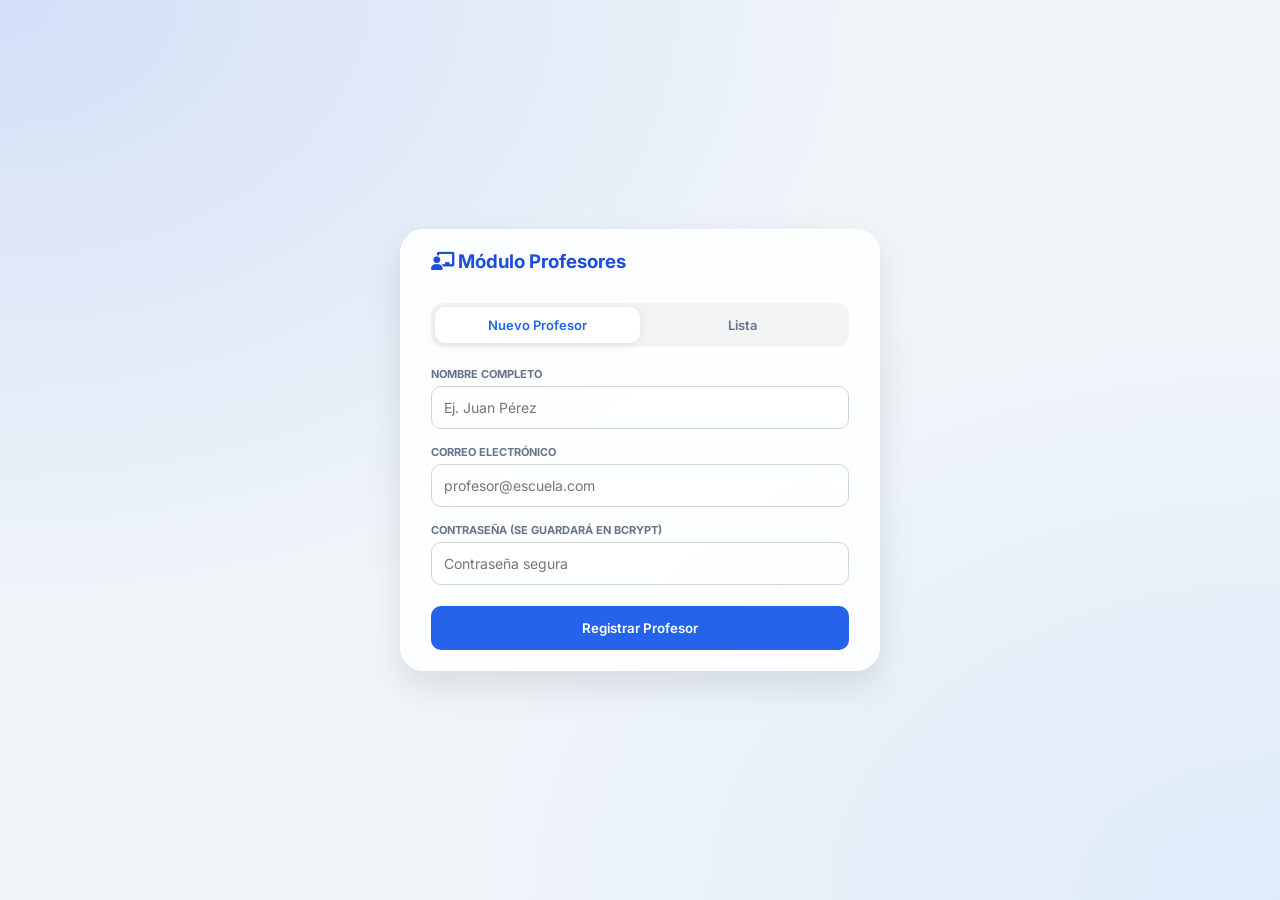
<file: test_profesores.html>
<!DOCTYPE html>
<html lang="es">
<head>
    <meta charset="UTF-8">
    <meta name="viewport" content="width=device-width, initial-scale=1.0">
    <title>Test Profesores | TONI</title>
    <link rel="stylesheet" href="style.css">
    <link href="https://cdnjs.cloudflare.com/ajax/libs/font-awesome/6.0.0/css/all.min.css" rel="stylesheet">
</head>
<body>

    <div class="main-card">
        <div class="card-header">
            <div style="display: flex; justify-content: space-between; align-items: center;">
                <h3 style="color: var(--primary-dark);"><i class="fa-solid fa-chalkboard-user"></i> Módulo Profesores</h3>
            </div>
        </div>

        <div class="modulo-seccion">
            <div class="nav-buttons">
                <button class="nav-btn active" id="btnForm" onclick="switchSubView('form')">Nuevo Profesor</button>
                <button class="nav-btn" id="btnTable" onclick="switchSubView('table')">Lista</button>
            </div>

            <div class="slider-viewport">
                <div class="slider-track view-form" id="track">
                    
                    <div class="slide slide-form">
                        <form id="profesorForm">
                            <div class="form-group">
                                <label>Nombre Completo</label>
                                <input type="text" name="nombre" id="nombre" placeholder="Ej. Juan Pérez" required>
                            </div>
                            <div class="form-group">
                                <label>Correo Electrónico</label>
                                <input type="email" name="correo" id="correo" placeholder="profesor@escuela.com" required>
                            </div>
                            <div class="form-group">
                                <label>Contraseña (Se guardará en BCRYPT)</label>
                                <input type="password" name="password" id="password" placeholder="Contraseña segura" required>
                            </div>
                            <button type="submit" class="btn-submit">Registrar Profesor</button>
                        </form>
                    </div>

                    <div class="slide slide-table">
                        <div class="table-wrapper">
                            <table class="glass-table">
                                <thead>
                                    <tr>
                                        <th>ID</th>
                                        <th>Nombre</th>
                                        <th>Correo</th>
                                    </tr>
                                </thead>
                                <tbody id="tablaCuerpo"></tbody>
                            </table>
                        </div>
                    </div>

                </div>
            </div>
        </div>
    </div>

    <script>
        function switchSubView(view) {
            const track = document.getElementById('track');
            document.getElementById('btnForm').classList.toggle('active', view === 'form');
            document.getElementById('btnTable').classList.toggle('active', view === 'table');

            if (view === 'form') {
                track.style.transform = 'translateX(0)';
            } else {
                track.style.transform = 'translateX(-50%)';
                cargarProfesores();
            }
        }

        async function cargarProfesores() {
            try {
                const res = await fetch('api_get_profesores.php');
                const data = await res.json();
                const tbody = document.getElementById('tablaCuerpo');
                tbody.innerHTML = '';
                
                if(data.length === 0) {
                    tbody.innerHTML = '<tr><td colspan="3" style="text-align:center;">No hay profesores registrados</td></tr>';
                    return;
                }

                data.forEach(p => {
                    tbody.innerHTML += `<tr>
                        <td><span class="badge">${p.id_profesor}</span></td>
                        <td>${p.nombre}</td>
                        <td>${p.correo}</td>
                    </tr>`;
                });
            } catch (e) {
                console.error("Error al cargar profesores", e);
            }
        }

        document.getElementById('profesorForm').addEventListener('submit', async (e) => {
            e.preventDefault();
            const formData = new FormData(e.target);
            
            try {
                const res = await fetch('api_alta_profesor.php', { 
                    method: 'POST', 
                    body: formData 
                });
                const json = await res.json();
                
                alert(json.mensaje);
                
                if (json.status === 'ok') {
                    e.target.reset();
                    // Cambiar automáticamente a la vista de tabla para ver el resultado
                    switchSubView('table');
                }
            } catch (error) {
                alert("Error de conexión al servidor.");
            }
        });
    </script>
</body>
</html>
</file>
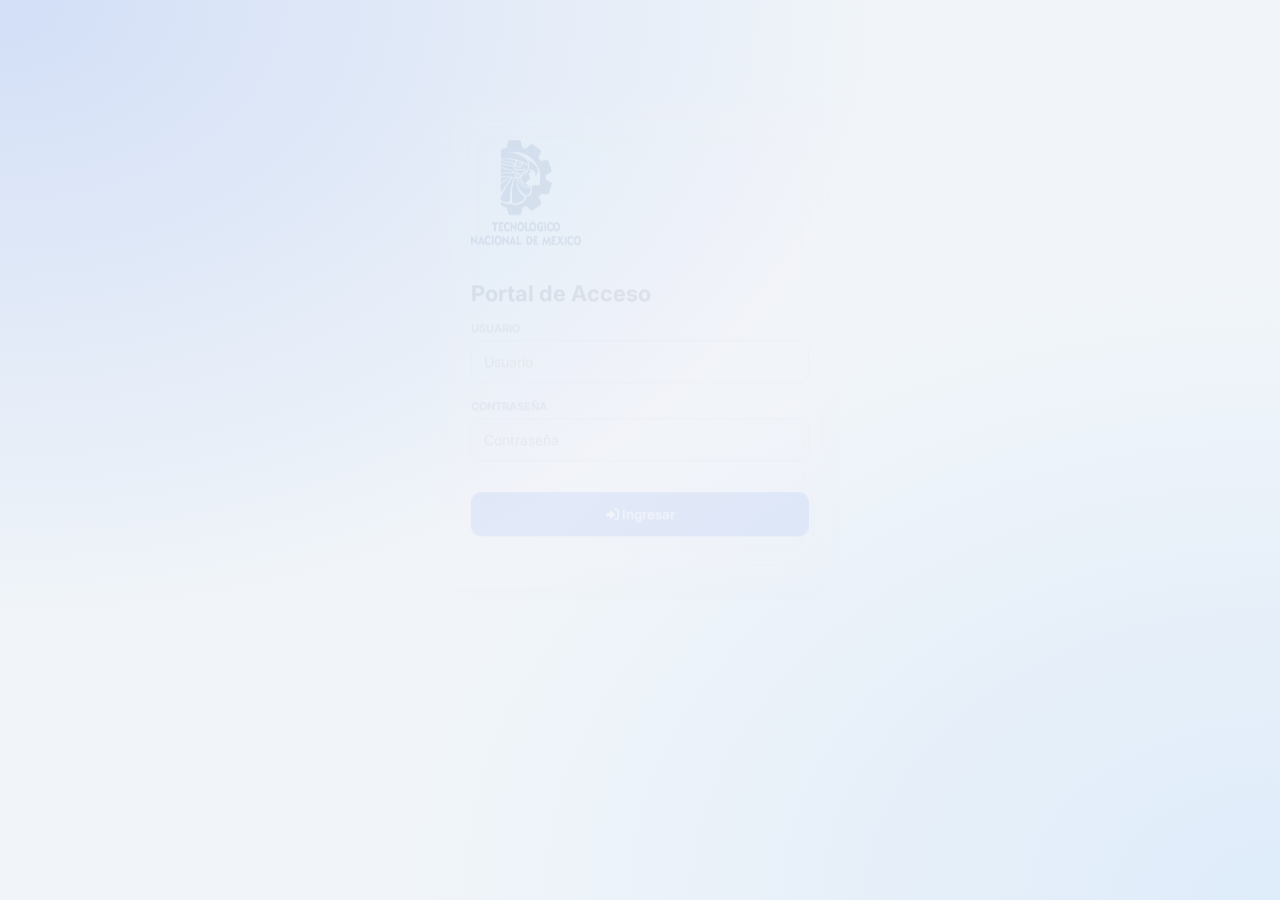
<file: tomar_asistencia.html>
<!DOCTYPE html>
<html lang="es">
<head>
    <meta charset="UTF-8">
    <title>Pase de Lista | DSS</title>
    <link rel="stylesheet" href="style.css">
    <link href="https://cdnjs.cloudflare.com/ajax/libs/font-awesome/6.0.0/css/all.min.css" rel="stylesheet">
    <style>
        .radio-group { display: flex; gap: 15px; justify-content: center; }
        .radio-group label { font-size: 13px; font-weight: 600; cursor: pointer; display: flex; align-items: center; gap: 5px; }
        .lbl-presente { color: #16a34a; }
        .lbl-falta { color: #dc2626; }
        .lbl-retardo { color: #ca8a04; }
    </style>
</head>
<body style="display: none;"> <div class="main-card" style="max-width: 700px; margin: auto; margin-top: 5vh;">
        <div class="card-header">
            <h2 style="color: var(--text-main); font-size: 20px;"><i class="fa-solid fa-clipboard-user"></i> Pase de Lista</h2>
            <p id="infoClase" style="font-size: 13px; color: var(--text-muted);">Materia: Desarrollo de Software Seguro | Grupo: 82T</p>
        </div>
        
        <div style="padding: 20px 30px;">
            <form id="formAsistencia">
                <input type="hidden" name="id_materia" value="1"> 
                <input type="hidden" name="fecha" value="2026-02-27">

                <div class="table-wrapper">
                    <table class="glass-table">
                        <thead>
                            <tr>
                                <th>No. Control</th>
                                <th>Alumno</th>
                                <th style="text-align: center;">Estado de Asistencia</th>
                            </tr>
                        </thead>
                        <tbody>
                            <tr>
                                <td>22560087</td>
                                <td>GORA ELIAN</td>
                                <td>
                                    <div class="radio-group">
                                        <label class="lbl-presente"><input type="radio" name="asistencia[1]" value="Presente" required> P</label>
                                        <label class="lbl-falta"><input type="radio" name="asistencia[1]" value="Falta"> F</label>
                                        <label class="lbl-retardo"><input type="radio" name="asistencia[1]" value="Retardo"> R</label>
                                    </div>
                                </td>
                            </tr>
                            <tr>
                                <td>21090123</td>
                                <td>JASKIER EL BARDO</td>
                                <td>
                                    <div class="radio-group">
                                        <label class="lbl-presente"><input type="radio" name="asistencia[2]" value="Presente" required> P</label>
                                        <label class="lbl-falta"><input type="radio" name="asistencia[2]" value="Falta"> F</label>
                                        <label class="lbl-retardo"><input type="radio" name="asistencia[2]" value="Retardo"> R</label>
                                    </div>
                                </td>
                            </tr>
                        </tbody>
                    </table>
                </div>

                <button type="submit" class="btn-submit" style="margin-top: 20px;">
                    <i class="fa-solid fa-cloud-arrow-up"></i> Guardar Asistencia
                </button>
            </form>
            <div id="resultadoAsistencia" style="margin-top: 15px; text-align: center;"></div>
        </div>
    </div>

    <script>
        // 1. MIDDLEWARE DE SEGURIDAD
        async function protegerRuta(rolesPermitidos) {
            try {
                const res = await fetch('api_verificar_sesion.php');
                if (!res.ok) throw new Error("No autenticado");
                const sesion = await res.json();
                
                if (!sesion.autenticado || !rolesPermitidos.includes(sesion.rol)) {
                    window.location.replace('index.html');
                    return false;
                }
                return sesion;
            } catch (error) {
                window.location.replace('index.html');
                return false;
            }
        }

        // 2. INICIAR LA PANTALLA
        document.addEventListener('DOMContentLoaded', async () => {
            const sesionValida = await protegerRuta(['PROFESOR', 'ADMIN']);
            
            if (sesionValida) {
                document.body.style.display = 'flex'; // Mostrar la vista para Profesor
                // Podemos personalizar usando los datos de sesión seguros
                console.log("Sesión activa de:", sesionValida.nombre);
            }
        });

        // 3. FUNCIONES DE LA VISTA
        document.getElementById('formAsistencia').addEventListener('submit', async (e) => {
            e.preventDefault();
            const formData = new FormData(e.target);
            const data = { id_materia: formData.get('id_materia'), fecha: formData.get('fecha'), alumnos: {} };

            for (let [key, value] of formData.entries()) {
                if (key.startsWith('asistencia[')) {
                    let id_alumno = key.match(/\[(\d+)\]/)[1];
                    data.alumnos[id_alumno] = value;
                }
            }

            const responseDiv = document.getElementById('resultadoAsistencia');
            responseDiv.innerHTML = '<span style="color: #64748b;">Guardando de forma segura...</span>';

            try {
                const res = await fetch('api_guardar_asistencia.php', {
                    method: 'POST',
                    headers: { 'Content-Type': 'application/json' },
                    body: JSON.stringify(data)
                });
                const json = await res.json();
                
                if(json.status === 'ok') {
                    responseDiv.innerHTML = `<span style="color: #16a34a;"><i class="fa-solid fa-check"></i> ${json.mensaje}</span>`;
                } else {
                    responseDiv.innerHTML = `<span style="color: #dc2626;"><i class="fa-solid fa-triangle-exclamation"></i> ${json.mensaje}</span>`;
                }
            } catch (error) {
                responseDiv.innerHTML = '<span style="color: #dc2626;">Error de red.</span>';
            }
        });
    </script>
</body>
</html>
</file>
<file: style.css>
/* style.css COMPLETO */
@import url('https://fonts.googleapis.com/css2?family=Inter:wght@400;500;600;700&display=swap');

* {
    margin: 0;
    padding: 0;
    box-sizing: border-box;
    font-family: 'Inter', sans-serif;
}

:root {
    --primary: #2563eb;       
    --primary-dark: #1d4ed8;       
    --text-main: #0f172a;           
    --text-muted: #64748b;          
    --glass-bg: rgba(255, 255, 255, 0.85); 
    --glass-border: rgba(255, 255, 255, 0.9);
    --shadow: 0 15px 35px rgba(0,0,0,0.1);
}

body {
    min-height: 100vh;
    display: flex;
    justify-content: center;
    align-items: center;
    background-color: #f1f5f9;
    background-image: 
        radial-gradient(at 0% 0%, rgba(37, 99, 235, 0.15) 0px, transparent 50%),
        radial-gradient(at 100% 100%, rgba(147, 197, 253, 0.2) 0px, transparent 50%);
    background-attachment: fixed;
    overflow: hidden; 
}

/* --- TARJETA PRINCIPAL DEL SISTEMA --- */
.main-card {
    width: 100%;
    max-width: 480px;
    background: var(--glass-bg);
    backdrop-filter: blur(20px);
    -webkit-backdrop-filter: blur(20px);
    border-radius: 24px;
    border: 1px solid var(--glass-border);
    box-shadow: var(--shadow);
    overflow: hidden; 
    position: relative;
    padding-bottom: 20px;
    /* Por defecto oculto si usas la landing page, JS lo activa */
    animation: fadeIn 0.4s ease;
}

@keyframes fadeIn {
    from { opacity: 0; transform: translateY(10px); }
    to { opacity: 1; transform: translateY(0); }
}

/* --- HEADER DE LA TARJETA --- */
.card-header {
    padding: 20px 30px 10px 30px;
    z-index: 10;
    position: relative;
}

/* Logo pequeño en la cabecera interna */
.header-logo {
    max-width: 60px;
}

/* Botón de volver al inicio */
.btn-back {
    background: none;
    border: none;
    color: var(--text-muted);
    cursor: pointer;
    font-weight: 600;
    font-size: 13px;
    display: flex;
    align-items: center;
    gap: 5px;
    transition: color 0.3s;
}
.btn-back:hover { color: var(--primary); }

/* --- SELECTOR DE MÓDULO (Dropdown Interno) --- */
.nav-selector-container {
    background: #f8fafc;
    padding: 10px 15px;
    border-radius: 12px;
    margin-top: 15px;
    border: 1px solid #e2e8f0;
    display: flex;
    flex-direction: column;
}

.nav-selector-container label {
    font-size: 10px;
    font-weight: 700;
    color: var(--text-muted);
    text-transform: uppercase;
    margin-bottom: 2px;
}

.nav-selector-container select {
    width: 100%;
    border: none;
    background: transparent;
    font-weight: 600;
    color: var(--text-main);
    font-size: 14px;
    cursor: pointer;
    outline: none;
}

/* --- BOTONES SWITCH (Form vs Tabla) --- */
.nav-buttons {
    display: flex;
    background: rgba(0,0,0,0.04);
    padding: 4px;
    border-radius: 12px;
    margin: 20px 30px; /* Margen ajustado */
}

.nav-btn {
    flex: 1;
    border: none;
    background: transparent;
    padding: 10px;
    font-weight: 600;
    color: var(--text-muted);
    cursor: pointer;
    border-radius: 10px;
    transition: all 0.3s ease;
    font-size: 13px;
}

.nav-btn.active {
    background: white;
    color: var(--primary);
    box-shadow: 0 2px 8px rgba(0,0,0,0.08);
}

/* --- SLIDER LOGIC --- */
.slider-viewport {
    width: 100%;
    overflow: hidden; 
}

.slider-track {
    display: flex;
    width: 200%; 
    transition: transform 0.5s cubic-bezier(0.2, 0.8, 0.2, 1); 
}

.slide {
    width: 50%; 
    padding: 0 30px;
}

/* Clases mágicas que hacen que la tabla y el form se muevan */
.view-form { transform: translateX(0); }
.view-table { transform: translateX(-50%); }

/* --- FORMULARIOS --- */
.form-group { margin-bottom: 16px; }
.form-group label {
    display: block;
    font-size: 11px;
    font-weight: 700;
    color: var(--text-muted);
    text-transform: uppercase;
    margin-bottom: 5px;
}
.form-group input, .form-group select {
    width: 100%;
    padding: 12px;
    border-radius: 10px;
    border: 1px solid #cbd5e1;
    background: rgba(255,255,255,0.5);
    font-size: 14px;
    color: var(--text-main);
    transition: 0.3s;
}
.form-group input:focus {
    border-color: var(--primary);
    background: white;
    outline: none;
    box-shadow: 0 0 0 3px rgba(37,99,235,0.1);
}

/* Botón Normal (Azul) */
.btn-submit {
    width: 100%;
    padding: 14px;
    background: var(--primary);
    color: white;
    border: none;
    border-radius: 10px;
    font-weight: 600;
    cursor: pointer;
    transition: 0.3s;
    margin-top: 5px;
}
.btn-submit:hover { 
    background: var(--primary-dark); 
    transform: translateY(-2px);
    box-shadow: 0 5px 15px rgba(37, 99, 235, 0.3);
}

/* Botón Morado (Hashing) */
.btn-purple { 
    background: #9333ea; 
}
.btn-purple:hover { 
    background: #7e22ce; 
    box-shadow: 0 5px 15px rgba(147, 51, 234, 0.3);
}

.grid-2 {
    display: grid;
    grid-template-columns: 1fr 1fr;
    gap: 15px;
}

/* --- TABLAS --- */
.table-wrapper {
    max-height: 320px;
    overflow-y: auto;
    border-radius: 12px;
    border: 1px solid #e2e8f0;
    background: white;
}
.glass-table {
    width: 100%;
    border-collapse: collapse;
    font-size: 13px;
}
.glass-table th {
    background: #f1f5f9;
    position: sticky; top: 0;
    padding: 12px;
    text-align: left;
    color: var(--primary-dark);
    font-weight: 700;
    font-size: 11px;
    text-transform: uppercase;
}
.glass-table td {
    padding: 12px;
    border-bottom: 1px solid #f1f5f9;
    color: var(--text-main);
}
.badge {
    background: #dbeafe;
    color: #1e40af;
    padding: 4px 8px;
    border-radius: 6px;
    font-size: 10px;
    font-weight: 700;
}
#responseMsg {
    margin-top: 15px;
    padding: 10px;
    border-radius: 8px;
    font-size: 13px;
    text-align: center;
    display: none;
}

/* =========================================
   NUEVOS ESTILOS: PANTALLA DE BIENVENIDA
   ========================================= */

.landing-container {
    display: flex;
    flex-direction: column;
    align-items: center;
    justify-content: center;
    text-align: center;
    animation: fadeIn 0.5s ease;
    padding: 20px;
}

.landing-logo {
    max-width: 140px;
    margin-bottom: 25px;
    filter: drop-shadow(0 4px 6px rgba(0,0,0,0.1));
    /* Animación flotante suave */
    animation: float 3s ease-in-out infinite;
}

@keyframes float {
    0% { transform: translateY(0px); }
    50% { transform: translateY(-10px); }
    100% { transform: translateY(0px); }
}

.menu-cards {
    display: flex;
    gap: 25px;
    flex-wrap: wrap;
    justify-content: center;
}

.menu-card {
    background: rgba(255, 255, 255, 0.9);
    padding: 35px 25px;
    border-radius: 24px;
    width: 240px;
    cursor: pointer;
    border: 2px solid transparent; /* Para evitar salto al hover con borde */
    box-shadow: 0 10px 25px rgba(0,0,0,0.05);
    transition: all 0.3s cubic-bezier(0.4, 0, 0.2, 1);
    position: relative;
    overflow: hidden;
}

.menu-card:hover {
    transform: translateY(-8px);
    background: white;
    border-color: rgba(37, 99, 235, 0.1);
    box-shadow: 0 20px 40px rgba(37, 99, 235, 0.15);
}

/* Iconos circulares */
.icon-box {
    width: 64px;
    height: 64px;
    border-radius: 50%;
    margin: 0 auto 20px auto;
    display: flex;
    align-items: center;
    justify-content: center;
    font-size: 26px;
    color: white;
    box-shadow: 0 8px 15px rgba(0,0,0,0.1);
}

.bg-blue { background: linear-gradient(135deg, #60a5fa, #2563eb); }
.bg-purple { background: linear-gradient(135deg, #c084fc, #9333ea); }

.menu-card h3 {
    color: #1e293b;
    margin-bottom: 8px;
    font-size: 17px;
    font-weight: 700;
}

.menu-card p {
    color: #64748b;
    font-size: 13px;
    line-height: 1.5;
}

/* Contenedor específico para Hashing */
.hashing-container {
    padding: 20px 30px;
}

.modal-overlay {
    position: fixed;
    top: 0;
    left: 0;
    width: 100%;
    height: 100%;
    background: rgba(0,0,0,0.5);
    backdrop-filter: blur(5px);
    -webkit-backdrop-filter: blur(5px);
    display: none;
    justify-content: center;
    align-items: center;
    z-index: 1000;
}

.modal-box {
    background: white;
    padding: 25px;
    border-radius: 16px;
    width: 90%;
    max-width: 350px;
    box-shadow: 0 20px 25px -5px rgba(0, 0, 0, 0.1);
    text-align: center;
}

.btn-icon {
    background: none;
    border: none;
    color: #ef4444;
    cursor: pointer;
    padding: 5px;
    transition: 0.2s;
    font-size: 14px;
}

.btn-icon:hover {
    color: #b91c1c;
    transform: scale(1.1);
}
</file>
